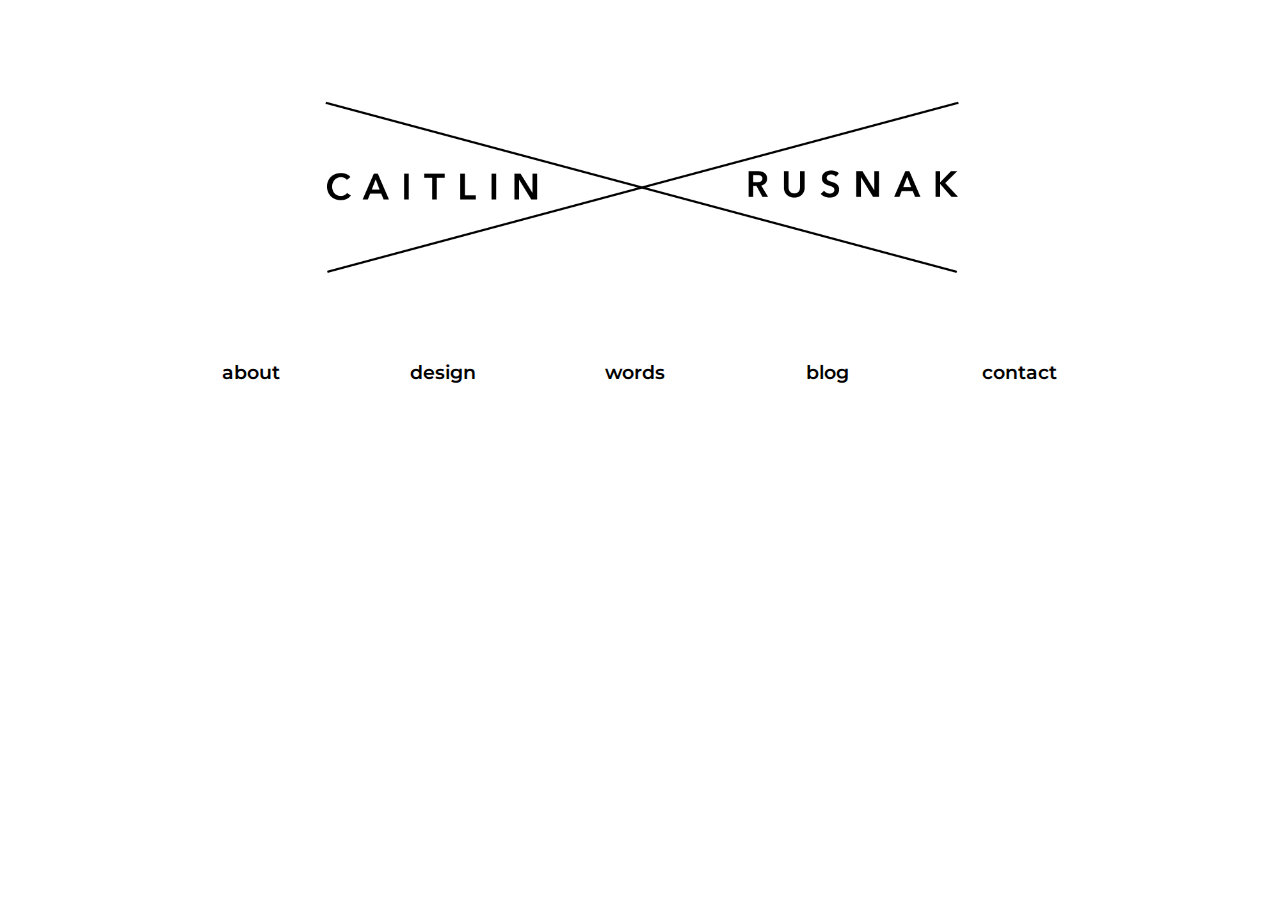
<file: caitlin/index.html>
<?xml version="1.0" encoding="UTF-8"?>
<!DOCTYPE html PUBLIC "-//W3C//DTD XHTML 1.0 Strict//EN" "http://www.w3.org/TR/xhtml1/DTD/xhtml1-strict.dtd">

<html xmlns="http://www.w3.org/1999/xhtml" xml:lang="en" lang="en">
<head>
    <title>Caitlin Rusnak Portfolio Site</title>
    
    <link href="start.css" type="text/css" rel="stylesheet" />
    
    <link href='http://fonts.googleapis.com/css?family=Crimson+Text:400,600' rel='stylesheet' type='text/css'>
    <link href='http://fonts.googleapis.com/css?family=Montserrat' rel='stylesheet' type='text/css'>
</head>
<body>
    <div class="enter">
        <img src="images/logo.png" alt="Caitlin Rusnak">
    </div>
    <div class="enav">
        <div class="eenav">
            <ul>
                <li><a href="about.html">about</a></li>
                <li><a href="design.html">design</a></li>
                <li><a href="words.html">words</a></li>
                <li><a href="http://captiv8d.wordpress.com">blog</a></li>
                <li><a href="contact.html">contact</a></li>
            </ul>
        </div>
    </div>
    
</body>
</html>
</file>
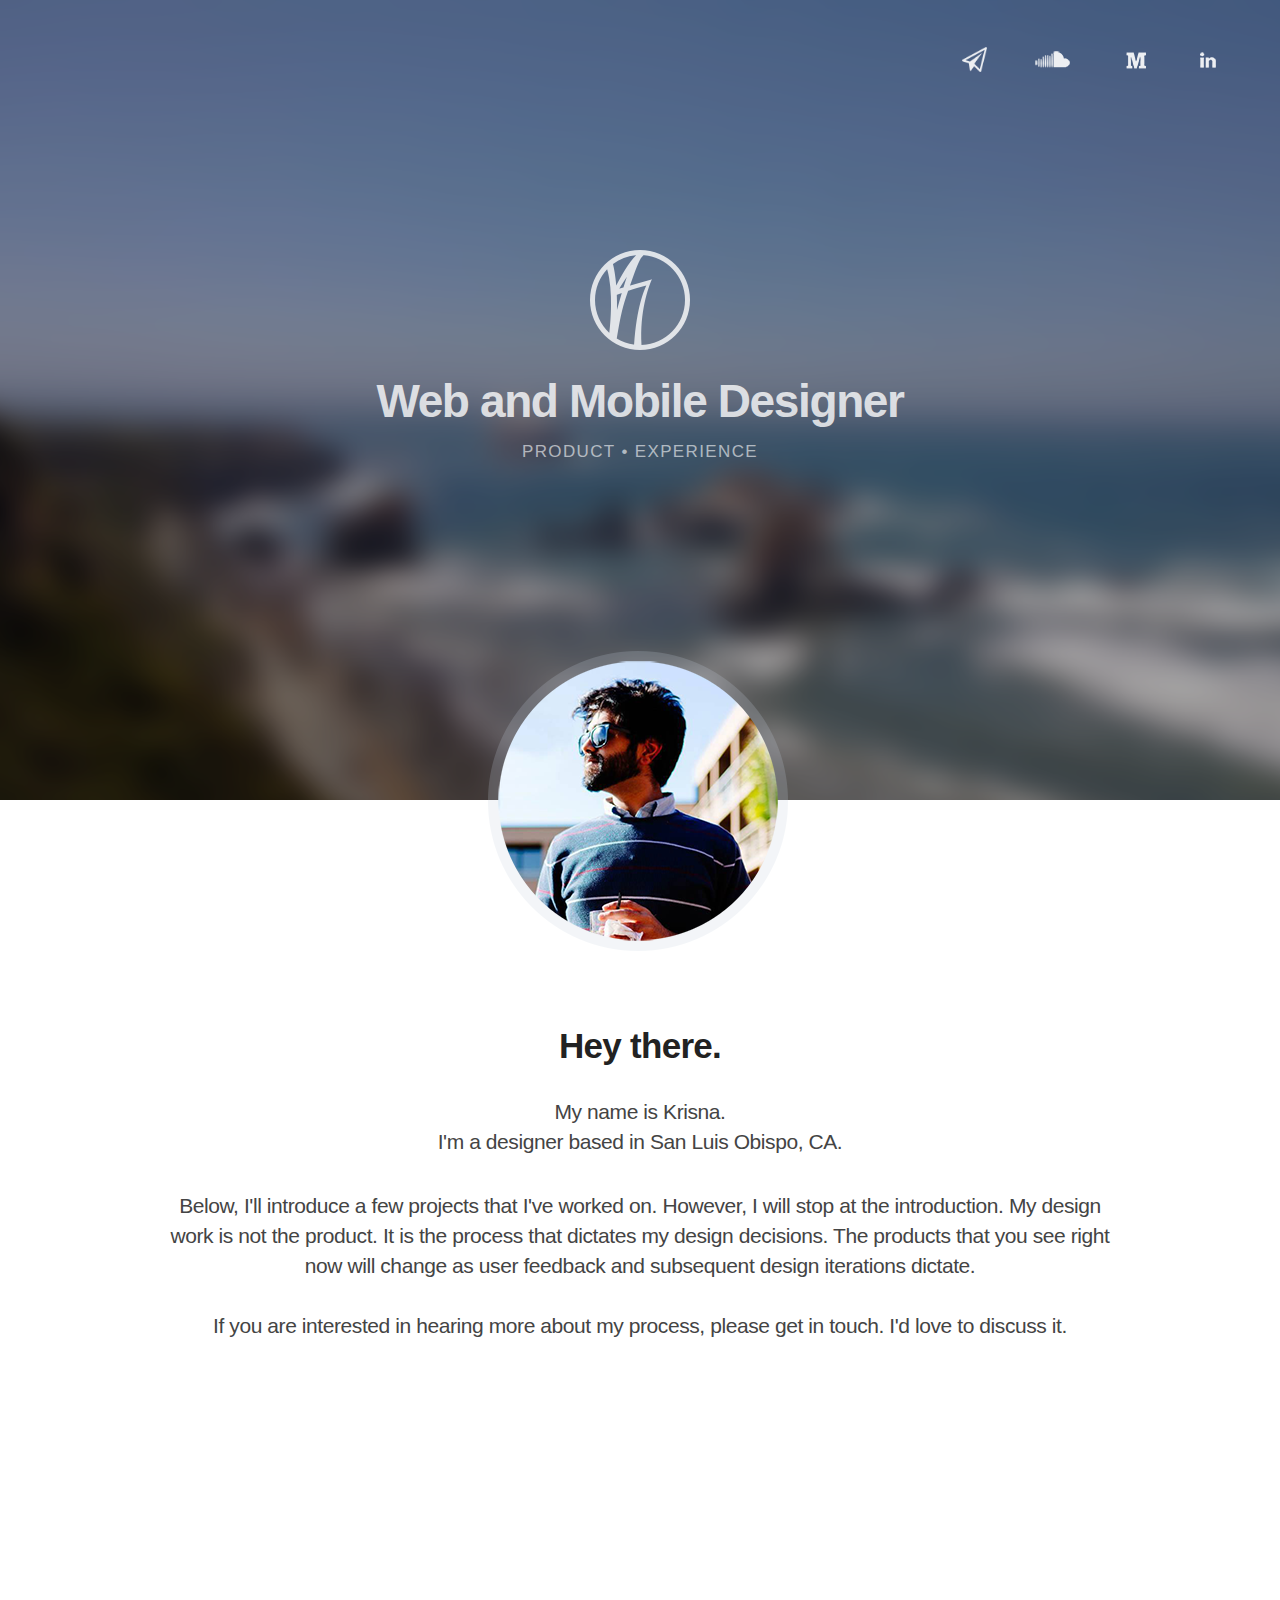
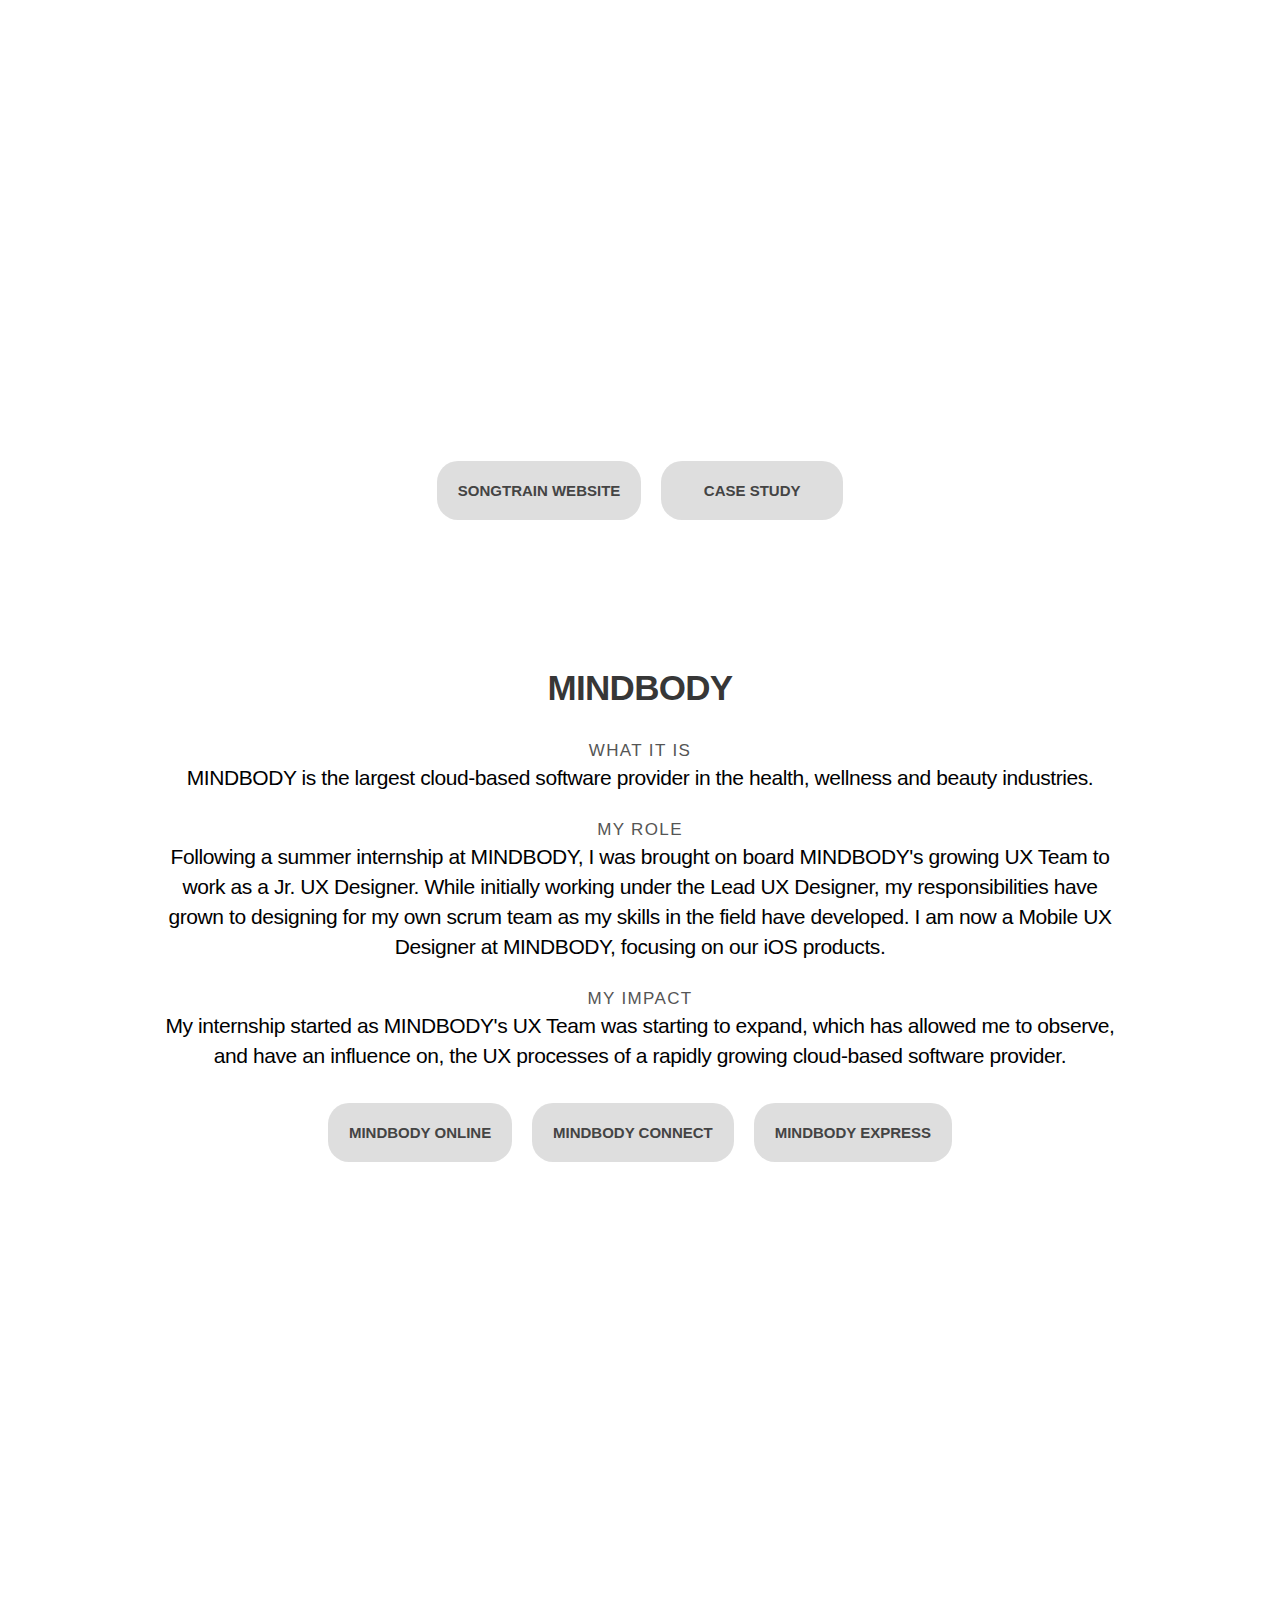
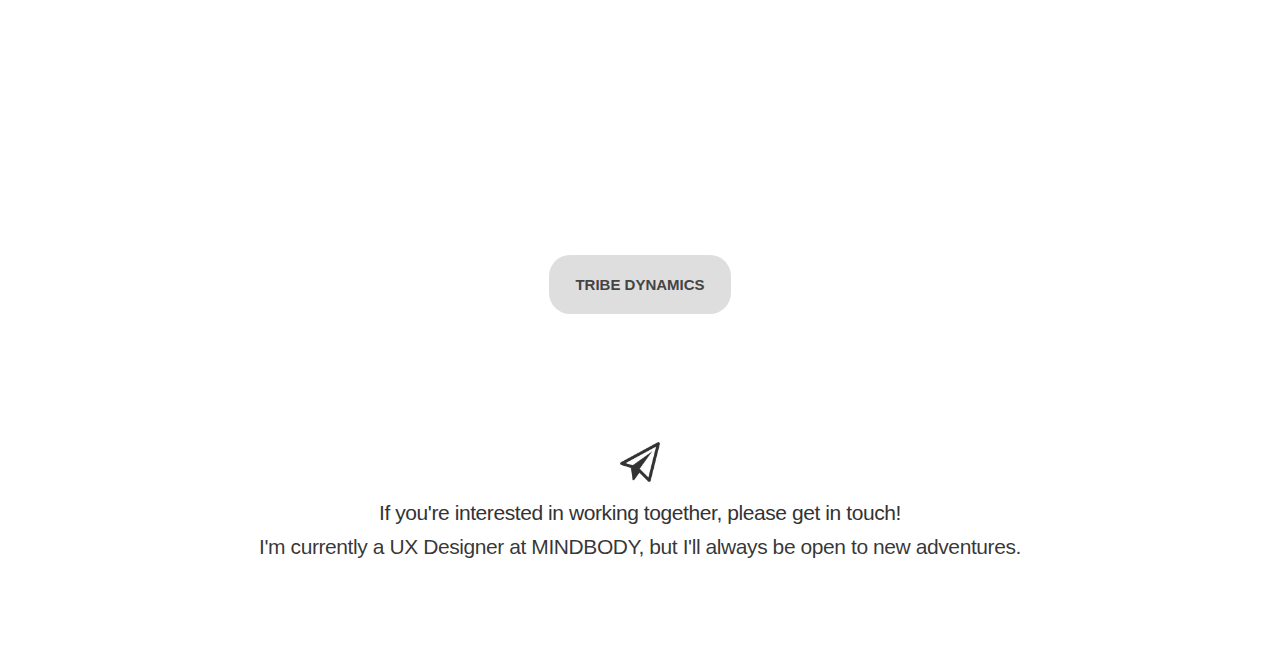
<file: krisna/index.html>
<!DOCTYPE html>
<!--[if lt IE 7 ]><html class="ie ie6" lang="en"> <![endif]-->
<!--[if IE 7 ]><html class="ie ie7" lang="en"> <![endif]-->
<!--[if IE 8 ]><html class="ie ie8" lang="en"> <![endif]-->
<!--[if (gte IE 9)|!(IE)]><!--><html lang="en"> <!--<![endif]-->
<head>
	<!-- Basic Page Needs
  ================================================== -->
	<meta charset="utf-8">
	<title>Krisna Sorathia</title>
	<meta name="description" content="Krisna Sorathia's Portfolio">
	<meta name="author" content="Krisna Sorathia">

	<!-- Mobile Specific Metas
  ================================================== -->
	<meta name="viewport" content="width=device-width, initial-scale=1, maximum-scale=1">

	<!-- CSS
  ================================================== -->
  	<link href='http://fonts.googleapis.com/css?family=Quattrocento+Sans:400,700' rel='stylesheet' type='text/css'>
	<link type="text/css" rel="stylesheet" href="stylesheets/base.css">
	<link type="text/css" rel="stylesheet" href="stylesheets/skeleton.css">
	<link type="text/css" rel="stylesheet" href="stylesheets/layout.css">

	<!--[if lt IE 9]>
		<script src="http://html5shim.googlecode.com/svn/trunk/html5.js"></script>
	<![endif]-->

	<!-- Favicons
	================================================== -->
	<link rel="shortcut icon" href="images/favicon.png">
	<link rel="apple-touch-icon" href="images/favicon.png">
	<link rel="apple-touch-icon" sizes="72x72" href="images/apple-touch-icon-72x72.png">
	<link rel="apple-touch-icon" sizes="114x114" href="images/apple-touch-icon-114x114.png">
	
</head>
<body>

	<!-- Primary Page Layout
	================================================== -->
	<div>
		<div class="links animate-intop">
			<a class="top_icon" href="mailto:krisnasorathia@gmail.com" target="_blank">
				<img class="plane_top" src="images/paperplane_white.png"/>
			</a>
			<a class="top_icon" href="https://soundcloud.com/krisnasorathia" target="_blank">
				<img class="soundcloud" src="images/soundcloud.png"/>
			</a>
			<a class="top_icon" href="https://medium.com/@srthia" target="_blank">
				<img class="medium" src="images/medium.png"/>
			</a>
			<a class="top_icon" href="https://www.linkedin.com/pub/krisna-sorathia/39/a30/a70" target="_blank">
				<img class="linkedin" src="images/linkedin.png"/>
			</a>	
		</div>
	</div>
	<div class="top">
		<div class="container">
			<div class="row center">
				<img class="logo" src="images/logo.png"/>
				<h1>Web and Mobile Designer</h1>
				<h5 class="animate-up">Product • Experience</h5>
			</div>
		</div>
	</div>
	<div class="hello">
		<div class="container">
			<div class="row center">
				<img class="profile animate-up" src="images/profile.png"/>
			</div>
<!-- 		</div>
		<div class="container"> -->
			<div class="row center">
				<div class="hey">
					<!-- <img class="profile" src="../version3/images/profile.png"/> -->
					<h2>Hey there.</h2></br>
					<h4>
					 	My name is Krisna.</br> 
					 	I'm a designer based in San Luis Obispo, CA.</br>
					 	</br>
					 </h4>
					 <h4>
					 	Below, I'll introduce a few projects that I've worked on. However, I will stop at the introduction. My design work is not the product. It is the process that dictates my design decisions. The products that you see right now will change as user feedback and subsequent design iterations dictate.</br></br>
					 	If you are interested in hearing more about my process, please get in touch. I'd love to discuss it.
					 </h4>
				</div>
			</div>
		</div>
	</div>
	<div class="songtrain">
		<div class="container">
			<div class="row center">
				<h2>Songtrain</h2></br>
				<h5>What it is</h5>
				<h4>
					Songtrain is an iOS application that creates ad-hoc networks with the people around you, allowing a group to create communal playlists on a single device from the music libraries of multiple iOS devices.
				</h4></br>
				<h5>My role</h5>
				<h4>
					Songtrain is the night-time gig I've been working on with two amazing engineers. I have been functioning as the product designer, which has allowed me to wear all kinds of hats. My primary responsibilities include ideation, competitive analysis, user research, personae and scenario creation, wireframing, user testing, and visual design.
				</h4></br>
				<h5>Lean UX</h5>
				<h4>
					Songtrain was also the subject of a Lean UX Case Study that I wrote for my senior project at Cal Poly, San Luis Obispo. My hopes were to create Lean UX guidelines that could be followed by any hackathon competitor, with the use of Songtrain's design and development process as an example.
				</h4>
			</div>
			<div class="row center">
				<a class="button" href="http://www.octavelabs.info" target="_blank">Songtrain Website</a>
				<a class="button" href="https://medium.com/@srthia/52f393f610dd" target="_blank">Case Study</a>
			</div>
		</div>
	</div>
	<div class="mindbody">
		<div class="container">
			<div class="row center">
				<h2>MINDBODY</h2></br>
				<h5>What it is</h5>
				<h4>
					MINDBODY is the largest cloud-based software provider in the health, wellness and beauty industries.
				</h4></br>
				<h5>My Role</h5>
				<h4>
					Following a summer internship at MINDBODY, I was brought on board MINDBODY's growing UX Team to work as a Jr. UX Designer. While initially working under the Lead UX Designer, my responsibilities have grown to designing for my own scrum team as my skills in the field have developed. I am now a Mobile UX Designer at MINDBODY, focusing on our iOS products.
				</h4></br>
				<h5>My impact</h5>
				<h4>
					My internship started as MINDBODY's UX Team was starting to expand, which has allowed me to observe, and have an influence on, the UX processes of a rapidly growing cloud-based software provider.
				</h4>
			</div>
			<div class="row center">
				<a class="button" href="https://www.mindbodyonline.com/" target="_blank">
					MINDBODY ONLINE
				</a>
				<a class="button" href="https://www.mindbodyonline.com/apps/connect" target="_blank">
					MINDBODY CONNECT
				</a>
				<a class="button" href="https://www.mindbodyonline.com/apps/mindbody-express" target="_blank">
					MINDBODY EXPRESS
				</a>
			</div>
		</div>
	</div>
	<div class="tribe">
		<div class="container">
			<div class="row center">
				<h2>Tribe Dynamics</h2></br>
				<h5>What it is</h5>
				<h4>
					Tribe offers software and resources that help lifestyle brands create more cohesive relationships with their customers online.
				</h4></br>
			</div>
			<div class="row center">
				<div class="">
					<h5>My Role</h5>
					<h4>
						I joined Tribe's young team as an intern for the summer of 2012 and worked as a web/UI designer and developer. Being on a team of six members, four of whom were interns, I had the opportunity to experience a truly lean startup process. Upon concluding my internship, I continued to work with Tribe as a part-time software and design consultant.
					</h4></br>
					<h5>Life after tribe</h5>
					<h4>
						While originally being brought onto the team as a Software and Mathematics Intern, by the end of the summer I had immersed myself into UI and UX design, while simultaneously teaching myself HTML, CSS, and Javascript. My time with Tribe was the foundation of my design career and the source of my affinity towards startup life.
					</h4>
				</div>
			</div>
			<div class="row center">
				<a class="button" href="http://www.tribedynamics.com/#about" target="_blank">
					TRIBE DYNAMICS
				</a>
			</div>
		</div>
	</div>
	<div class="contact">
		<div class="container row center">
			<a class="touch" href="mailto:krisnasorathia@gmail.com" target="_blank">
				<img class="plane" src="images/paperplane.png"/>
				<h4>If you're interested in working together, please get in touch!</h4>
			</a>
			<h4>I'm currently a UX Designer at MINDBODY, but I'll always be open to new adventures.</h4>
		</div>
	</div>

	

<script type="text/javascript" src="http://code.jquery.com/jquery-1.9.1.min.js"></script>

<!-- End Document
================================================== -->
</body>
</html>
</file>
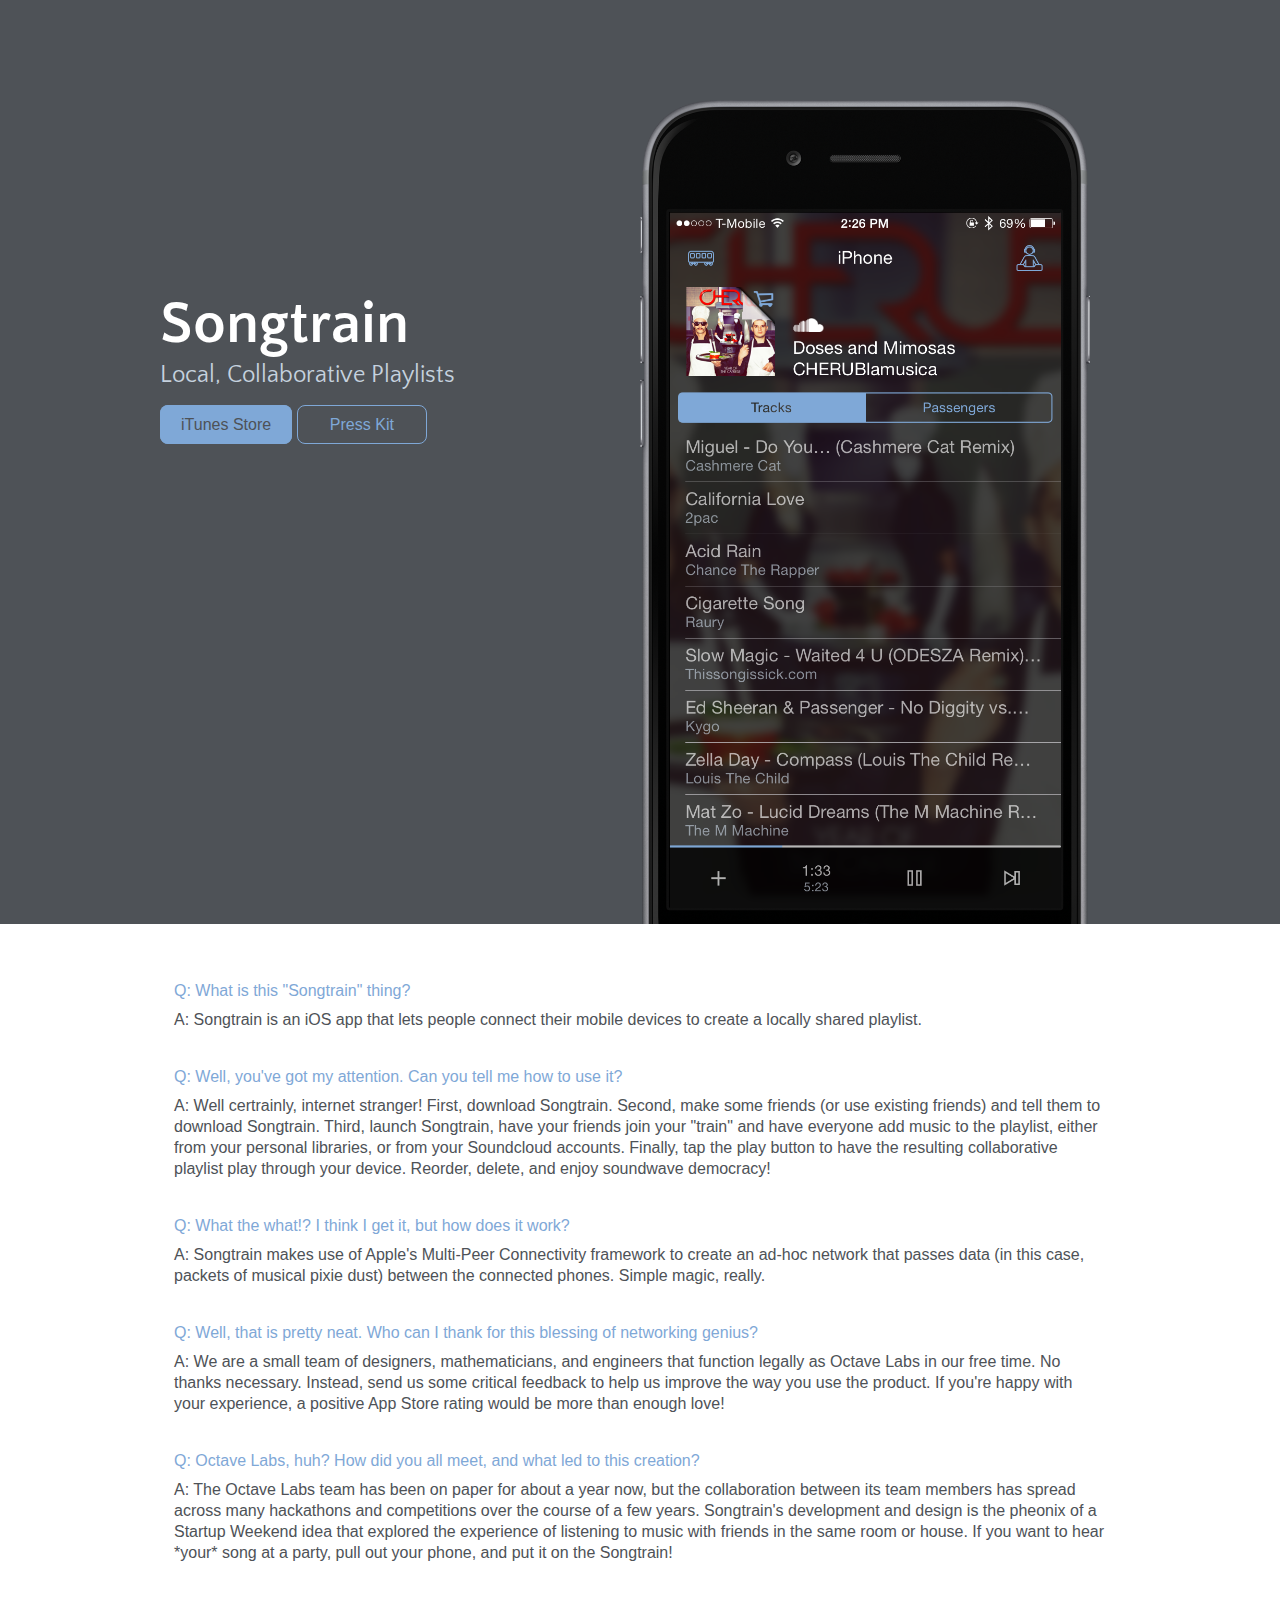
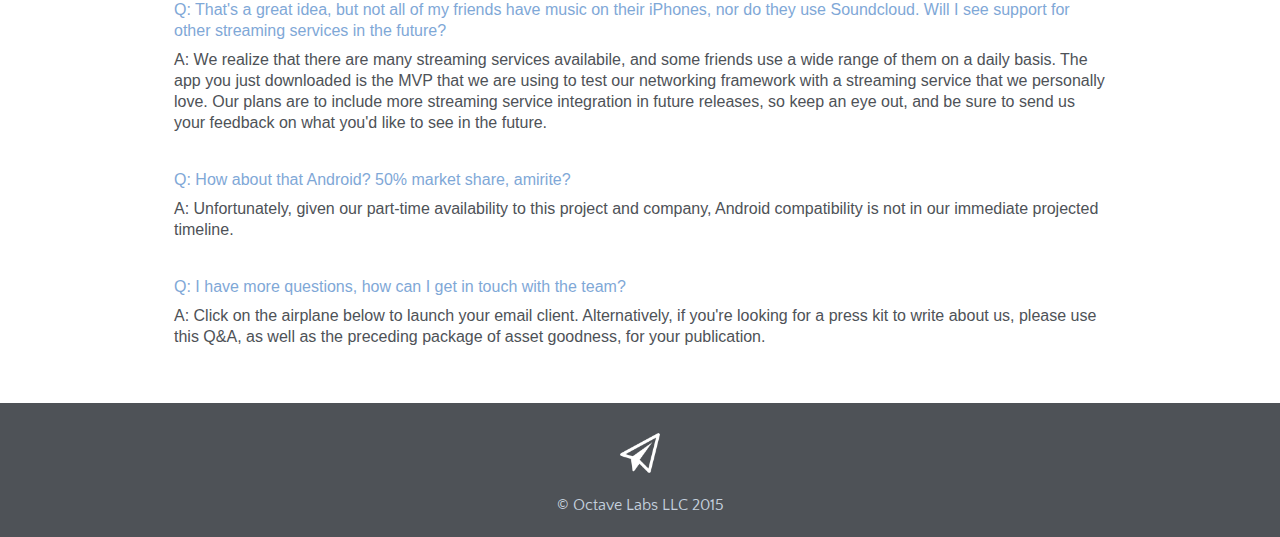
<file: octavelabs/index.html>
<!DOCTYPE html>
<!--[if lt IE 7 ]><html class="ie ie6" lang="en"> <![endif]-->
<!--[if IE 7 ]><html class="ie ie7" lang="en"> <![endif]-->
<!--[if IE 8 ]><html class="ie ie8" lang="en"> <![endif]-->
<!--[if (gte IE 9)|!(IE)]><!--><html lang="en"> <!--<![endif]-->
<head>

	<!-- Basic Page Needs
  ================================================== -->
	<meta charset="utf-8">
	<title>Octave Labs</title>
	<meta name="description" content="">
	<meta name="author" content="">

	<!-- Mobile Specific Metas
  ================================================== -->
	<meta name="viewport" content="width=device-width, initial-scale=1, maximum-scale=1">

	<!-- CSS
  ================================================== -->
	<link rel="stylesheet" href="stylesheets/base.css">
	<link rel="stylesheet" href="stylesheets/skeleton.css">
	<link rel="stylesheet" href="stylesheets/layout.css">
	<link href='http://fonts.googleapis.com/css?family=Quattrocento+Sans:400,700' rel='stylesheet' type='text/css'>

	<!--[if lt IE 9]>
		<script src="http://html5shim.googlecode.com/svn/trunk/html5.js"></script>
	<![endif]-->

	<!-- Favicons
	================================================== -->
	<link rel="shortcut icon" href="images/favicon.ico" type="image/x-icon">
	<link rel="icon" href="images/favicon.ico" type="image/x-icon">

</head>
<body>
	<section class="songtrain">
		<div class="container">
			<div class="eight columns alpha hero">
				<h1>Songtrain</h1>
				<h3 id="subtitle">Local, Collaborative Playlists</h3>
				<a class="button itunes" href="https://itunes.apple.com/us/app/songtrain/id932957503" target="_blank">iTunes Store</a>
				<a class="button press" href="Songtrain_presskit.zip">Press Kit</a>
			</div>
			<div class="four columns omega">
				<img src="images/iPhone_6.png" class="iphone"></div>
			</div>
		</div>
	</section>
	<section class="about">
		<div class="container">
			<div class="row qa">
				<div class="q">Q: What is this "Songtrain" thing?</div>
				<div class="a">A: Songtrain is an iOS app that lets people connect their mobile devices to create a locally shared playlist.</div>
			</div>
			<div class="row qa">
				<div class="q">Q: Well, you've got my attention. Can you tell me how to use it?</div>
				<div class="a">A: Well certrainly, internet stranger! First, download Songtrain. Second, make some friends (or use existing friends) and tell them to download Songtrain. Third, launch Songtrain, have your friends join your "train" and have everyone add music to the playlist, either from your personal libraries, or from your Soundcloud accounts. Finally, tap the play button to have the resulting collaborative playlist play through your device. Reorder, delete, and enjoy soundwave democracy!</div>
			</div>
			<div class="row qa">
				<div class="q">Q: What the what!? I think I get it, but how does it work?</div>
				<div class="a">A: Songtrain makes use of Apple's Multi-Peer Connectivity framework to create an ad-hoc network that passes data (in this case, packets of musical pixie dust) between the connected phones. Simple magic, really. </div>
			</div>
			<div class="row qa">
				<div class="q">Q: Well, that is pretty neat. Who can I thank for this blessing of networking genius?</div>
				<div class="a">A: We are a small team of designers, mathematicians, and engineers that function legally as Octave Labs in our free time. No thanks necessary. Instead, send us some critical feedback to help us improve the way you use the product. If you're happy with your experience, a positive App Store rating would be more than enough love!</div>
			</div>
			<div class="row qa">
				<div class="q">Q: Octave Labs, huh? How did you all meet, and what led to this creation?</div>
				<div class="a">A: The Octave Labs team has been on paper for about a year now, but the collaboration between its team members has spread across many hackathons and competitions over the course of a few years. Songtrain's development and design is the pheonix of a Startup Weekend idea that explored the experience of listening to music with friends in the same room or house. If you want to hear *your* song at a party, pull out your phone, and put it on the Songtrain!  </div>
			</div>
			<div class="row qa">
				<div class="q">Q: That's a great idea, but not all of my friends have music on their iPhones, nor do they use Soundcloud. Will I see support for other streaming services in the future?</div>
				<div class="a">A: We realize that there are many streaming services availabile, and some friends use a wide range of them on a daily basis. The app you just downloaded is the MVP that we are using to test our networking framework with a streaming service that we personally love. Our plans are to include more streaming service integration in future releases, so keep an eye out, and be sure to send us your feedback on what you'd like to see in the future.</div>
			</div>
			<div class="row qa">
				<div class="q">Q: How about that Android? 50% market share, amirite?</div>
				<div class="a">A: Unfortunately, given our part-time availability to this project and company, Android compatibility is not in our immediate projected timeline.</div>
			</div>
			<div class="row qa">
				<div class="q">Q: I have more questions, how can I get in touch with the team? </div>
				<div class="a">A: Click on the airplane below to launch your email client. Alternatively, if you're looking for a press kit to write about us, please use this Q&A, as well as the preceding package of asset goodness, for your publication.</div>
			</div>
		</div>
	</section>
	<section class="footer">
		<div class="container">
			<div class="row">
				<a class="" href="mailto:hello@octavelabs.info" target="_blank">
					<img class="mail" src="images/paperplane_white.png"/>
				</a>
			</div>
			<h5>© Octave Labs LLC 2015</h5>
		</div>
	</section>

	

<!-- End Document
================================================== -->
</body>
</html>
</file>
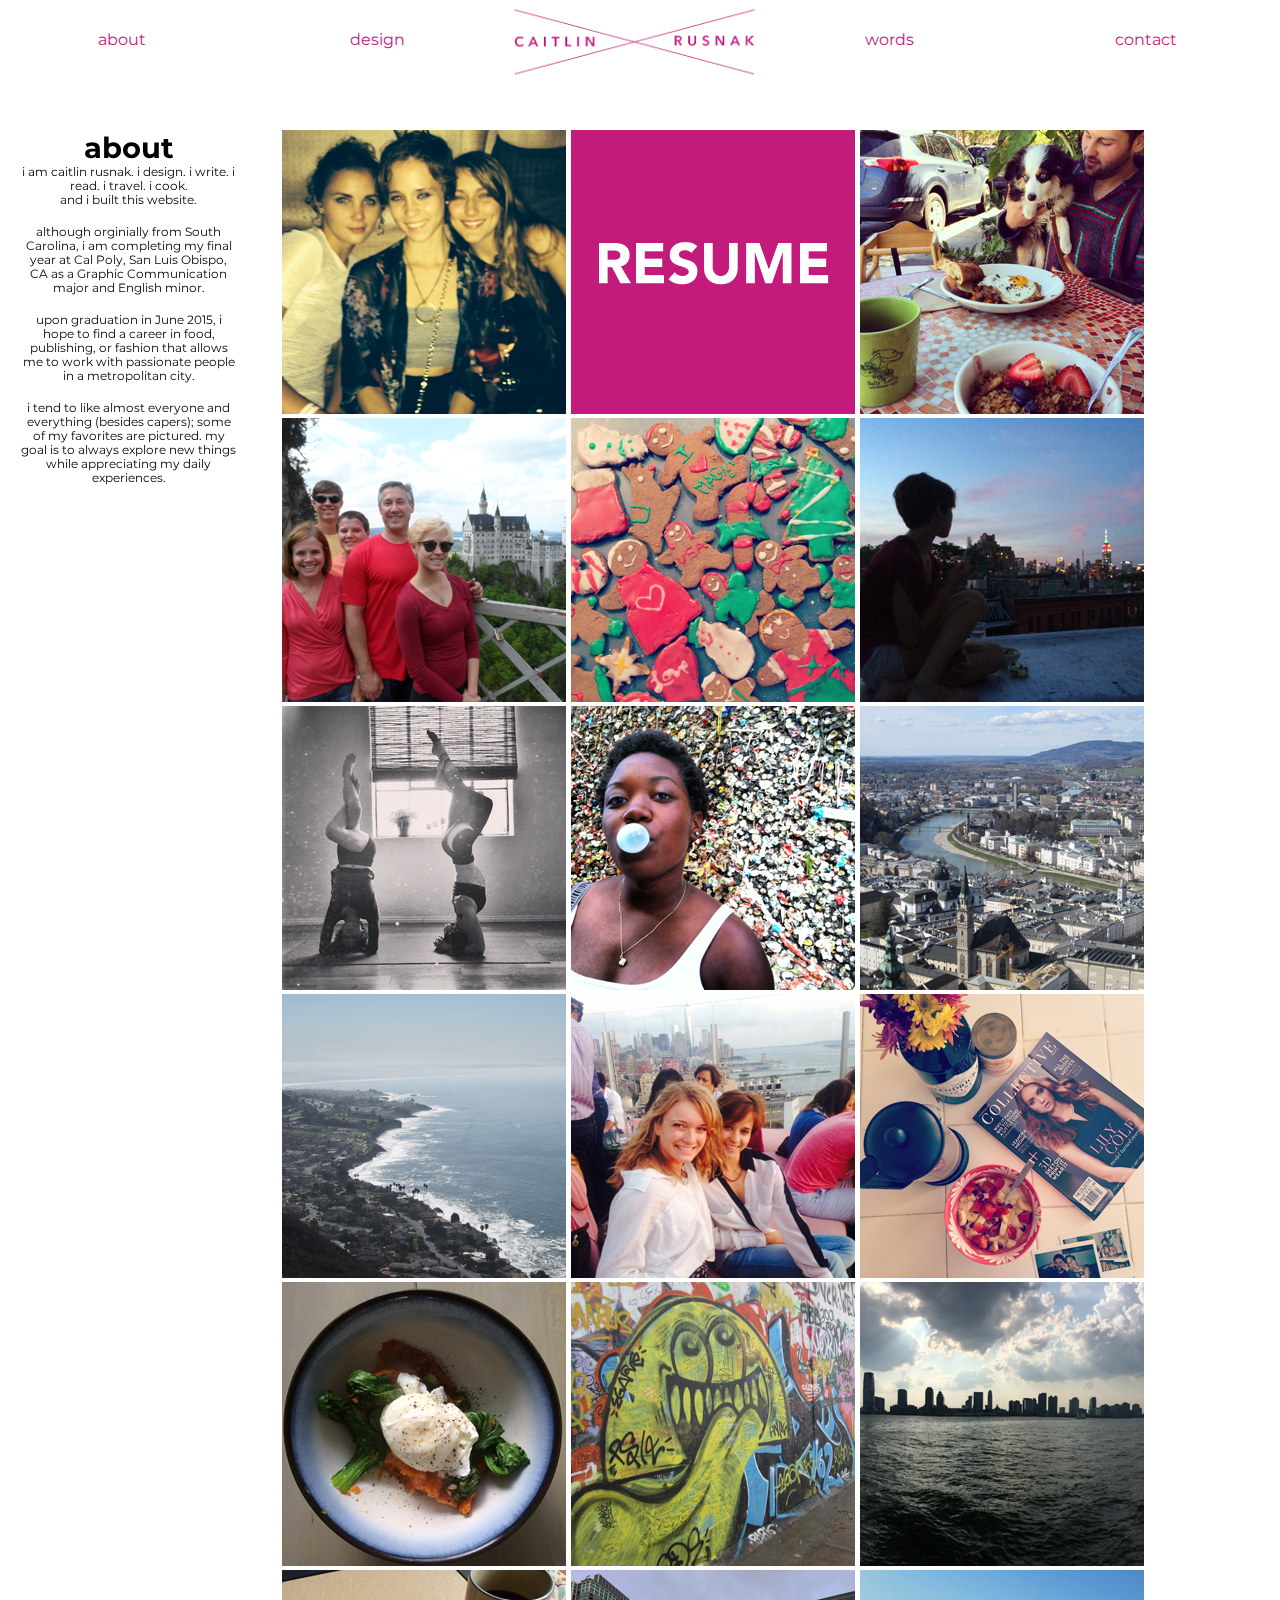
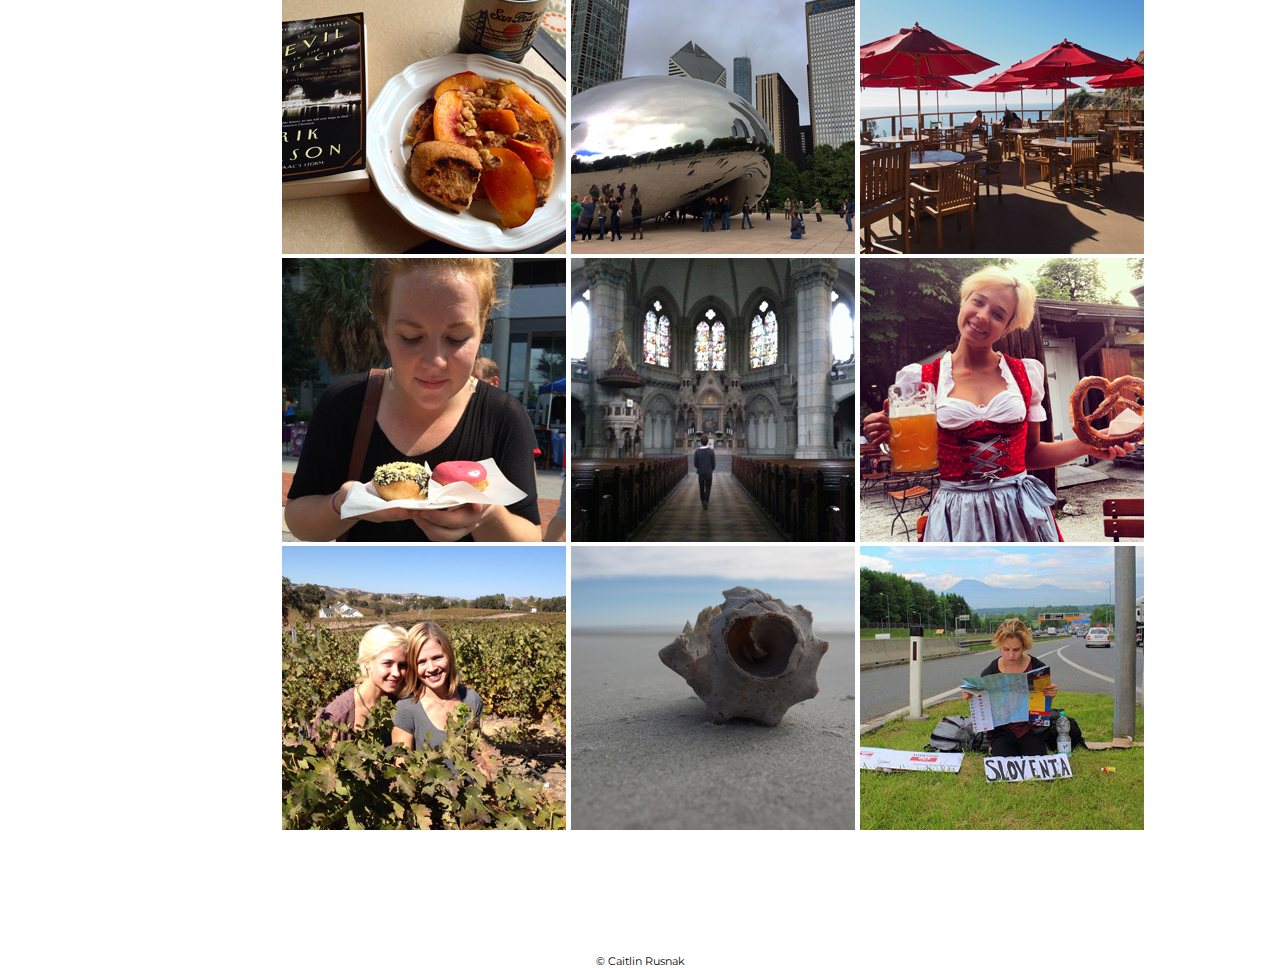
<file: caitlin/about.html>
<?xml version="1.0" encoding="UTF-8"?>
<!DOCTYPE html PUBLIC "-//W3C//DTD XHTML 1.0 Strict//EN" "http://www.w3.org/TR/xhtml1/DTD/xhtml1-strict.dtd">

<html xmlns="http://www.w3.org/1999/xhtml" xml:lang="en" lang="en">
<head>
    <title>Caitlin Rusnak Portfolio Site</title>
    
    <link href="start.css" type="text/css" rel="stylesheet" />
    
    <link href='http://fonts.googleapis.com/css?family=Crimson+Text:400,600' rel='stylesheet' type='text/css'>
        <link href='http://fonts.googleapis.com/css?family=Montserrat: 400,700' rel='stylesheet' type='text/css'>
</head>
<body>
        <div class="nav">
            <ul>
                <li><a href="about.html">about</a></li>
                <li><a href="design.html">design</a></li>
                <li><a href="index.html"><img src="images/logo-pink.png" alt="Caitlin Rusnak"></a></li>
                <li><a href="words.html">words</a></li>
                <li><a href="contact.html">contact</a></li>
            </ul>
        </div>
        <div class="type2">
            <h1>about</h1>
            <p>i am caitlin rusnak. i design. i write. i read. i travel. i cook.</p>
            <p>and i built this website.</p>
            <br>
            <p>although orginially from South Carolina, i am completing my final year at Cal Poly, San Luis Obispo, CA as a Graphic Communication major and English minor.</p>
            <br>
            <p>upon graduation in June 2015, i hope to find a career in food, publishing, or fashion that allows me to work with passionate people in a metropolitan city.</p>
            <br>
            <p>i tend to like almost everyone and everything (besides capers); some of my favorites are pictured. my goal is to always explore new things while appreciating my daily experiences.</p>
        </div>
        <div class="content">
            
            <div class="itema">
                <img src="images/about/tennis.jpg" width="284px">
            </div>
            <div class="itema">
                <a href="images/resume-rusnak-web.pdf"><img src="images/resume.png" width="284px"></a>
            </div>
            <div class="itema">
                <img src="images/about/bleu.jpg" width="284px">
            </div>
            <div class="itema">
                <img src="images/about/german-family.jpg" width="284px">
            </div>
            <div class="itema">
                <img src="images/about/gingerbread.jpg" width="284px">
            </div>
            <div class="itema">
                <img src="images/about/rooftop.jpg" width="284px">
            </div>
            <div class="itema">
                <img src="images/about/yoga.jpg" width="284px">
            </div>
            <div class="itema">
                <img src="images/about/steph.jpg" width="284px">
            </div>
            <div class="itema">
                <img src="images/about/salzburg.jpg" width="284px">
            </div>
            <div class="itema">
                <img src="images/about/coast.jpg" width="284px">
            </div>
            <div class="itema">
                <img src="images/about/corrina.jpg" width="284px">
            </div>
            <div class="itema">
                <img src="images/about/collective.jpg" width="284px">
            </div>
            <div class="itema">
                <img src="images/about/egg.jpg" width="284px">
            </div>
            <div class="itema">
                <img src="images/about/berlin.jpg" width="284px">
            </div>
            <div class="itema">
                <img src="images/about/ny.jpg" width="284px">
            </div>
            <div class="itema">
                <img src="images/about/french-toast.jpg" width="284px">
            </div>
            <div class="itema">
                <img src="images/about/bean.jpg" width="284px">
            </div>
            <div class="itema">
                <img src="images/about/big-sur.jpg" width="284px">
            </div>
            <div class="itema">
                <img src="images/about/caro.jpg" width="284px">
            </div>
            <div class="itema">
                <img src="images/about/church.jpg" width="284px">
            </div>
            <div class="itema">
                <img src="images/about/munich.jpg" width="284px">
            </div>
            <div class="itema">
                <img src="images/about/wine-tasting.jpg" width="284px">
            </div>
            <div class="itema">
                <img src="images/about/shell.jpg" width="284px">
            </div>
            <div class="itema">
                <img src="images/about/hitch.jpg" width="284px">
            </div>
        </div>
            
    <div class="footer">
        <p>&copy; Caitlin Rusnak</p>
    </div>
</body>
</html>
</file>
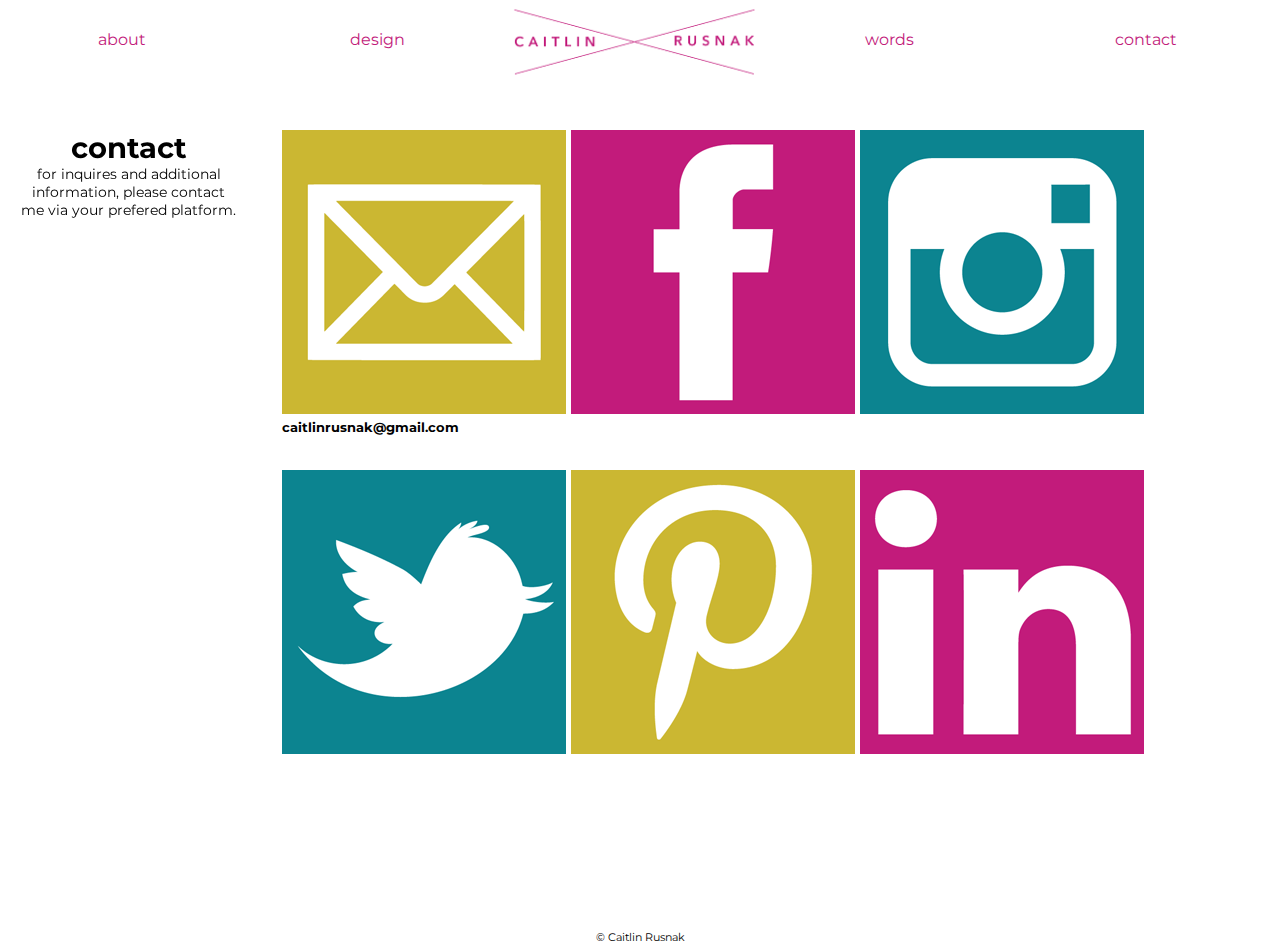
<file: caitlin/contact.html>
<?xml version="1.0" encoding="UTF-8"?>
<!DOCTYPE html PUBLIC "-//W3C//DTD XHTML 1.0 Strict//EN" "http://www.w3.org/TR/xhtml1/DTD/xhtml1-strict.dtd">

<html xmlns="http://www.w3.org/1999/xhtml" xml:lang="en" lang="en">
<head>
    <title>Caitlin Rusnak Portfolio Site</title>
    
    <link href="start.css" type="text/css" rel="stylesheet" />
    
    <link href='http://fonts.googleapis.com/css?family=Crimson+Text:400,600' rel='stylesheet' type='text/css'>
        <link href='http://fonts.googleapis.com/css?family=Montserrat: 400,700' rel='stylesheet' type='text/css'>
</head>
<body>
        <div class="nav">
            <ul>
                <li><a href="about.html">about</a></li>
                <li><a href="design.html">design</a></li>
                <li><a href="index.html"><img src="images/logo-pink.png" alt="Caitlin Rusnak"></a></li>
                <li><a href="words.html">words</a></li>
                <li><a href="contact.html">contact</a></li>
            </ul>
        </div>
        <div class="type">
            <h1>contact</h1>
            <p>for inquires and additional information, please contact me via your prefered platform.</p>
        </div>
        <div class="content">
            
            <div class="item">
                <a href="mailto:caitlinrusnak@gmail.com"><img src="images/mail.png" width="284px" alt="email"></a>
                <div class="iname">
                    <span class="iname">caitlinrusnak@gmail.com</span>
                </div>
            </div>
            <div class="item">
                <a href="https://www.facebook.com/caitlin.rusnak.9"><img src="images/facebook.png" width="284px" alt="facebook"></a>
            </div>
            <div class="item">
                <a href="http://instagram.com/caitlinrusnak/"><img src="images/instagram.png" width="284px" alt="instagram"></a>
            </div>
            <div class="item">
                <a href="https://twitter.com/CaitlinRusnak"><img src="images/twitter.png" width="284px" alt="twitter"></a>
            </div>
            <div class="item">
                <a href="http://www.pinterest.com/caitlinrusnak/"><img src="images/pintrest.png" width="284px" alt="pinterest"></a>
            </div>
            <div class="item">
                <a href="http://www.linkedin.com/pub/caitlin-rusnak/79/139/53b"><img src="images/linked-in.png" width="284px" alt="linked in"></a>
            </div>
        </div>
            
    <div class="footer">
        <p>&copy; Caitlin Rusnak</p>
    </div>
</body>
</html>
</file>
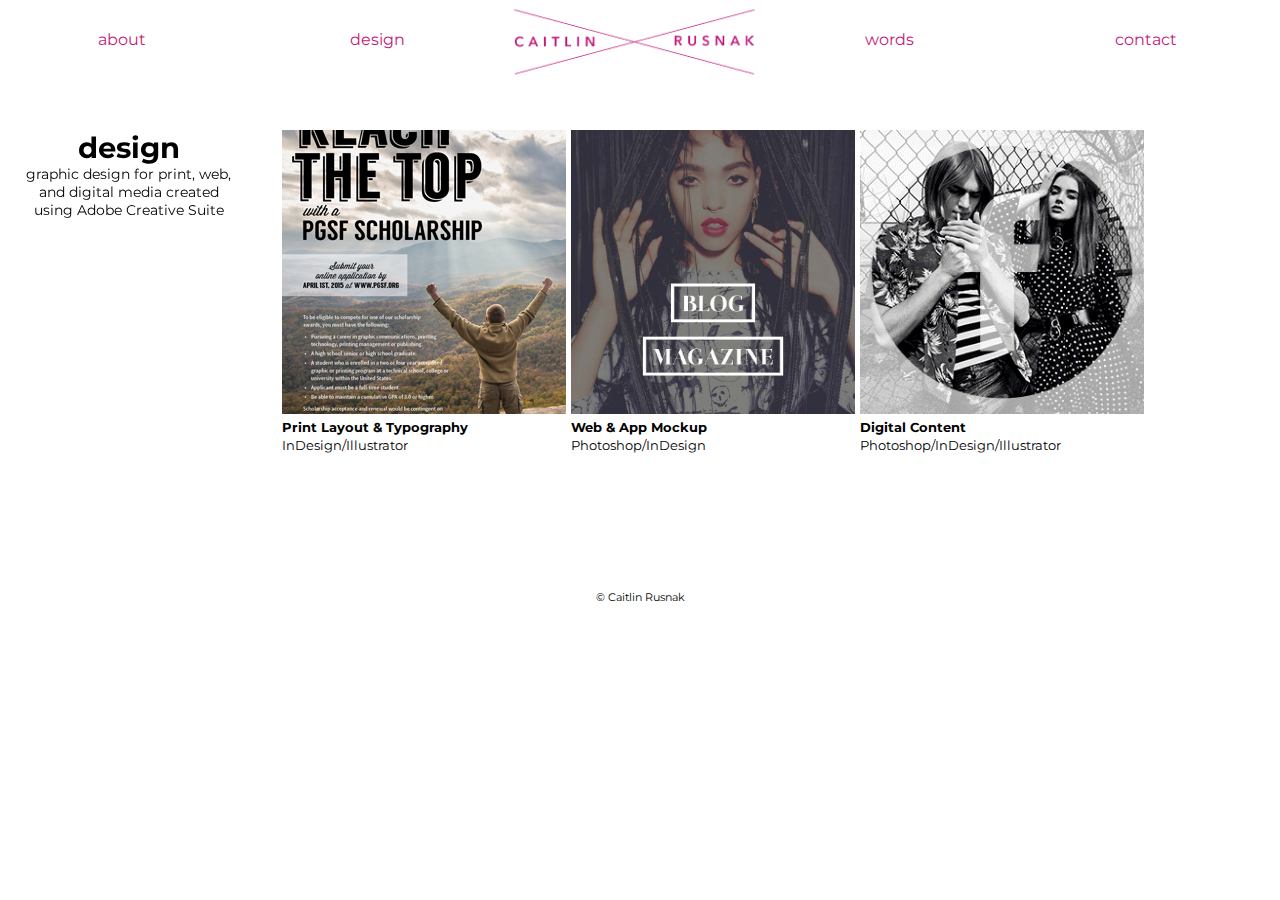
<file: caitlin/design.html>
<?xml version="1.0" encoding="UTF-8"?>
<!DOCTYPE html PUBLIC "-//W3C//DTD XHTML 1.0 Strict//EN" "http://www.w3.org/TR/xhtml1/DTD/xhtml1-strict.dtd">

<html xmlns="http://www.w3.org/1999/xhtml" xml:lang="en" lang="en">
<head>
    <title>Caitlin Rusnak Portfolio Site</title>
    
    <link href="start.css" type="text/css" rel="stylesheet" />
    
    <link href='http://fonts.googleapis.com/css?family=Crimson+Text:400,600' rel='stylesheet' type='text/css'>
        <link href='http://fonts.googleapis.com/css?family=Montserrat: 400,700' rel='stylesheet' type='text/css'>
</head>
<body>
        <div class="nav">
            <ul>
                <li><a href="about.html">about</a></li>
                <li><a href="design.html">design</a></li>
                <li><a href="index.html"><img src="images/logo-pink.png" alt="Caitlin Rusnak"></a></li>
                <li><a href="words.html">words</a></li>
                <li><a href="contact.html">contact</a></li>
            </ul>
        </div>
        <div class="type">
            <h1>design</h1>
            <p>graphic design for print, web, and digital media created using Adobe Creative Suite</p>
        </div>
        <div class="content">
            
            <div class="item">
                <a href="print.html"><img src="images/pgsf-poster-square.jpg" width="284px" alt="noodles"></a>
                <div class="iname">
                    <span class="iname">Print Layout & Typography</span>
                    <br>
                    <span class="idescription">InDesign/Illustrator</span>
                </div>
            </div>
            <div class="item">
                <a href="web-design.html"><img src="images/wild-app-square.jpg" width="284px" alt="web design"></a>
                <div class="iname">
                    <span class="iname">Web & App Mockup</span>
                    <br>
                    <span class="idescription">Photoshop/InDesign</span>
                </div>
            </div>
            <div class="item">
                <a href="digital-content.html"><img src="images/wild-facebook-repeat.gif" width="284px" height="284px" alt="noodles"></a>
                <div class="iname">
                    <span class="iname">Digital Content</span>
                    <br>
                    <span class="idescription">Photoshop/InDesign/Illustrator</span>
                </div>
            </div>
        </div>
    
    <div class="footer">
        <p>&copy; Caitlin Rusnak</p>
    </div>
</body>
</html>
</file>
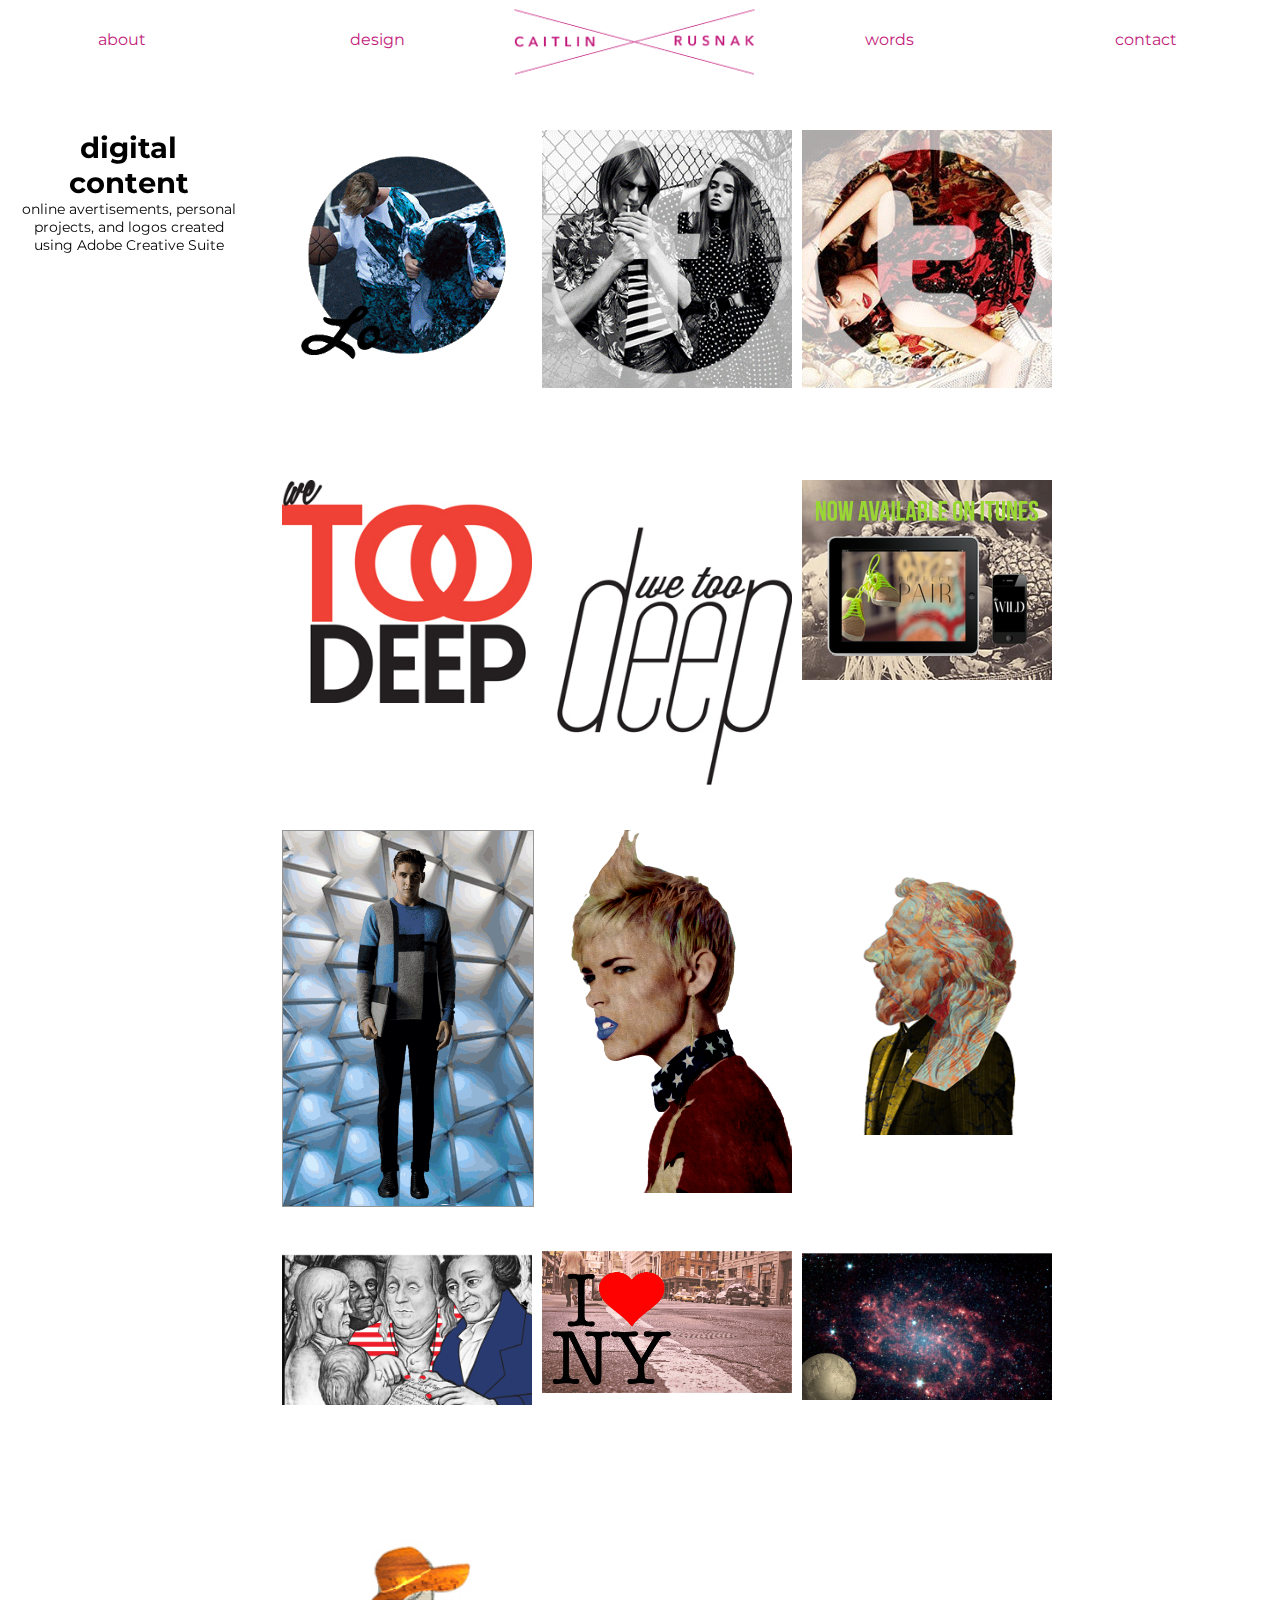
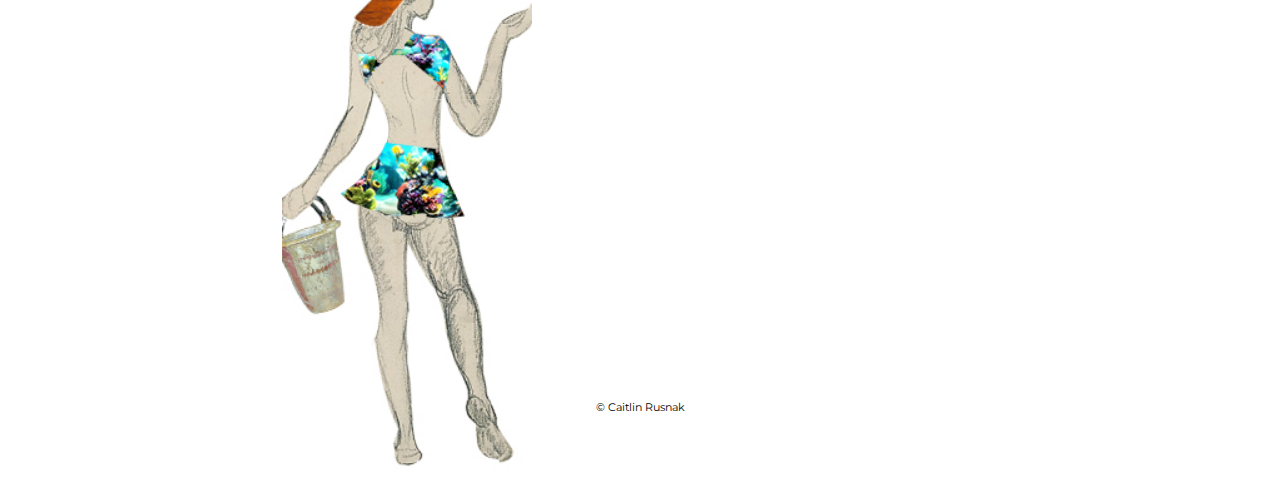
<file: caitlin/digital-content.html>
<?xml version="1.0" encoding="UTF-8"?>
<!DOCTYPE html PUBLIC "-//W3C//DTD XHTML 1.0 Strict//EN" "http://www.w3.org/TR/xhtml1/DTD/xhtml1-strict.dtd">

<html xmlns="http://www.w3.org/1999/xhtml" xml:lang="en" lang="en">
<head>
    <title>Caitlin Rusnak Portfolio Site</title>
    
    <link href="start.css" type="text/css" rel="stylesheet" />
    
    <link href='http://fonts.googleapis.com/css?family=Crimson+Text:400,600' rel='stylesheet' type='text/css'>
        <link href='http://fonts.googleapis.com/css?family=Montserrat: 400,700' rel='stylesheet' type='text/css'>
</head>
<body>
    <div class="nav">
            <ul>
                <li><a href="about.html">about</a></li>
                <li><a href="design.html">design</a></li>
                <li><a href="index.html"><img src="images/logo-pink.png" alt="Caitlin Rusnak"></a></li>
                <li><a href="words.html">words</a></li>
                <li><a href="contact.html">contact</a></li>
            </ul>
    </div>
    <div class="wtype">
            <h1>digital content</h1>
            <p>online avertisements, personal projects, and logos created using Adobe Creative Suite</p>
    </div>
    <div class="wcontent">
            
            <div class="webitem">
                <img src="images/gallery-loading.gif" alt="gallery loading">
                <div class="webinfo">
                    <span class="webiname">The WILD Gallery Loading</span>
                    <br>
                    <span class="webidescription">Web/The WILD Magazine Intern</span>
                </div>
            </div>
        <div class="webitem">
            <img src="images/wild-facebook-repeat.gif" alt="wild facebook ad">
                <div class="webinfo">
                    <span class="webiname">The WILD Facebok Ad</span>
                    <br>
                    <span class="webidescription">Web/The WILD Magazine Intern</span>
                </div>
        </div>
        <div class="webitem">
                <img src="images/wild-tumblr.gif" alt="wild tumblr">
                <div class="webinfo">
                    <span class="webiname">The WILD Tumblr Ad</span>
                    <br>
                    <span class="webidescription">Web/The WILD Magazine Intern</span>
                </div>
        </div>
        <div class="webitem">
                <img src="images/deep-rings.jpg" alt="Deep Rings">
                <div class="webinfo">
                    <span class="webiname">"We Too Deep" Logo Design</span>
                    <br>
                    <span class="webidescription">Logo/Personal</span>
                </div>
        </div>
        <div class="webitem">
                <img src="images/oblique-deep.jpg" alt="Deep Rings">
                <div class="webinfo">
                    <span class="webiname">"We Too Deep" Logo Design</span>
                    <br>
                    <span class="webidescription">Logo/Personal</span>
                </div>
        </div>
        <div class="webitem">
                <img src="images/wild-facebook-static.jpg" alt="Wild Facebook Ad">
                <div class="webinfo">
                    <span class="webiname">The WILD facebook ad</span>
                    <br>
                    <span class="webidescription">Web/The WILD Magazine Intern</span>
                </div>
        </div>
        <div class="webitemw">
                <img src="images/reiss.gif" alt="Reiss Gif">
                <div class="webinfo">
                    <span class="webiname">The WILD for Reiss</span>
                    <br>
                    <span class="webidescription">Web/The WILD Magazine Intern</span>
                </div>
        </div>
        <div class="webitem">
                <img src="images/about-face-america.png" alt="America Collage">
                <div class="webinfo">
                    <span class="webiname">Digital Collage</span>
                    <br>
                    <span class="webidescription">Personal</span>
                </div>
        </div>
        <div class="webitem">
                <img src="images/about-face-colors.png" alt="Colors Collage">
                <div class="webinfo">
                    <span class="webiname">Digital Collage</span>
                    <br>
                    <span class="webidescription">Personal</span>
                </div>
        </div>
        <div class="webitem">
                <img src="images/gallery-spy-america.gif" alt="gallery spy">
                <div class="webinfo">
                    <span class="webiname">The WILD Image Header</span>
                    <br>
                    <span class="webidescription">Web/The WILD Magazine Intern</span>
                </div>
        </div>
        <div class="webitem">
                <img src="images/i-love-ny.gif" alt="I Love NY">
                <div class="webinfo">
                    <span class="webiname">I Love NY Summertime</span>
                    <br>
                    <span class="webidescription">Personal</span>
                </div>
        </div>
        <div class="webitem">
                <img src="images/world.gif" alt="World">
                <div class="webinfo">
                    <span class="webiname">Revolving World</span>
                    <br>
                    <span class="webidescription">Personal</span>
                </div>
        </div>
        <div class="webitem">
                <img src="images/beach-body.jpg" alt="Beach Collage">
                <div class="webinfo">
                    <span class="webiname">Digital Collage</span>
                    <br>
                    <span class="webidescription">Personal</span>
                </div>
        </div>
    </div>
    
    <div class="footer">
        <p>&copy; Caitlin Rusnak</p>
    </div>
</body>
</html>
</file>
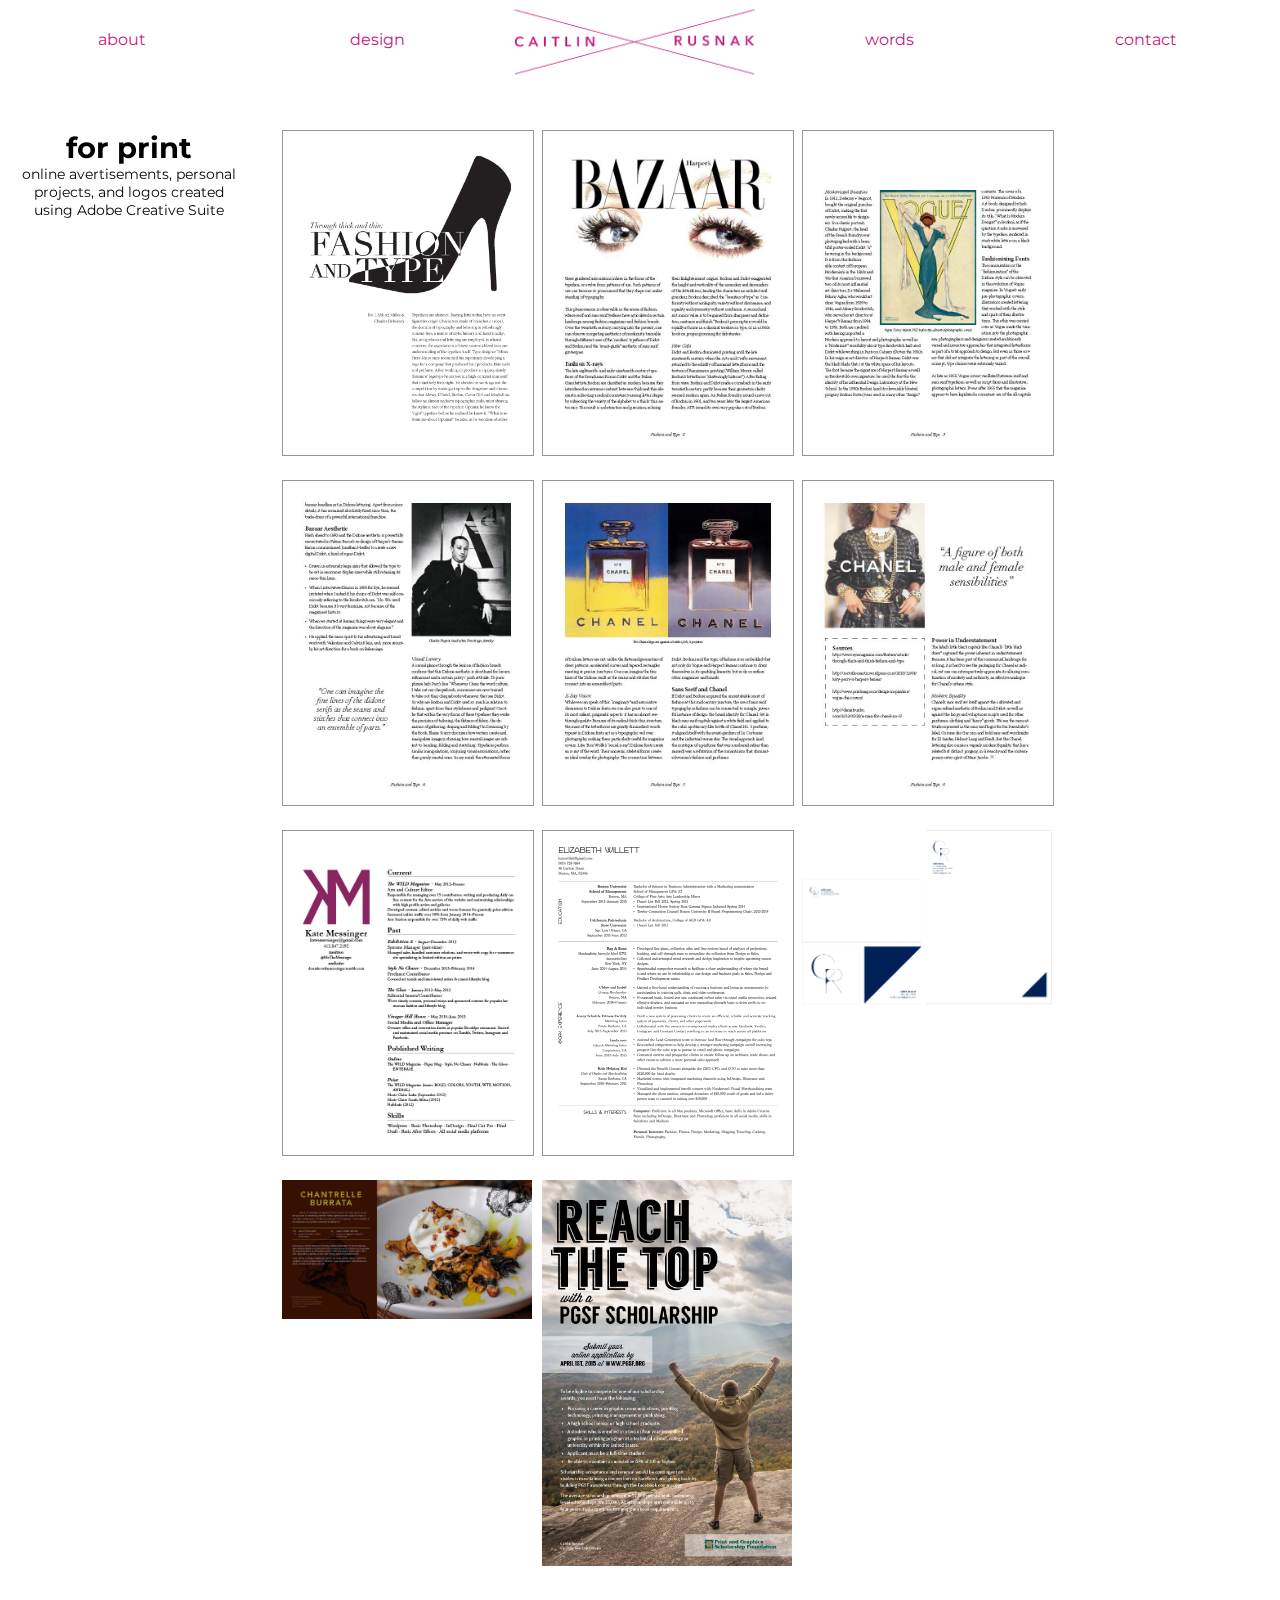
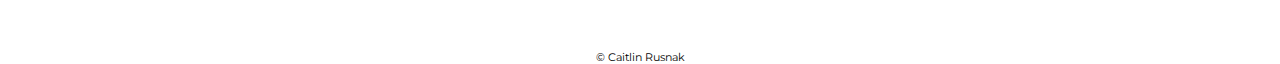
<file: caitlin/print.html>
<?xml version="1.0" encoding="UTF-8"?>
<!DOCTYPE html PUBLIC "-//W3C//DTD XHTML 1.0 Strict//EN" "http://www.w3.org/TR/xhtml1/DTD/xhtml1-strict.dtd">

<html xmlns="http://www.w3.org/1999/xhtml" xml:lang="en" lang="en">
<head>
    <title>Caitlin Rusnak Portfolio Site</title>
    
    <link href="start.css" type="text/css" rel="stylesheet" />
    
    <link href='http://fonts.googleapis.com/css?family=Crimson+Text:400,600' rel='stylesheet' type='text/css'>
        <link href='http://fonts.googleapis.com/css?family=Montserrat: 400,700' rel='stylesheet' type='text/css'>
</head>
<body>
    <div class="nav">
            <ul>
                <li><a href="about.html">about</a></li>
                <li><a href="design.html">design</a></li>
                <li><a href="index.html"><img src="images/logo-pink.png" alt="Caitlin Rusnak"></a></li>
                <li><a href="words.html">words</a></li>
                <li><a href="contact.html">contact</a></li>
            </ul>
    </div>
    <div class="wtype">
            <h1>for print</h1>
            <p>online avertisements, personal projects, and logos created using Adobe Creative Suite</p>
    </div>
    <div class="wcontent">
        <div class="lightbox-target" id="tech-paper-1"> <img src="images/tech-paper-1.jpg"/> <a class="lightbox-close" href="#"></a></div>
            <div class="lightbox-target" id="tech-paper-2"> <img src="images/tech-paper-2.jpg"/> <a class="lightbox-close" href="#"></a></div>
            <div class="lightbox-target" id="tech-paper-3"> <img src="images/tech-paper-3.jpg"/> <a class="lightbox-close" href="#"></a></div>
            <div class="lightbox-target" id="tech-paper-4"> <img src="images/tech-paper-4.jpg"/> <a class="lightbox-close" href="#"></a></div>
            <div class="lightbox-target" id="tech-paper-5"> <img src="images/tech-paper-5.jpg"/> <a class="lightbox-close" href="#"></a></div>
            <div class="lightbox-target" id="tech-paper-6"> <img src="images/tech-paper-6.jpg"/> <a class="lightbox-close" href="#"></a></div>
            <div class="lightbox-target" id="kate-resume"> <img src="images/kate-resume.jpg"/> <a class="lightbox-close" href="#"></a></div>
            <div class="lightbox-target" id="lizzie-resume"> <img src="images/lizzie-resume.jpg"/> <a class="lightbox-close" href="#"></a></div>
            <div class="lightbox-target" id="personal-branding"> <img src="images/personal-branding.jpg"/> <a class="lightbox-close" href="#"></a></div>
            <div class="lightbox-target" id="foremost-cookbook"> <img src="images/foremost-cookbook.jpg"/> <a class="lightbox-close" href="#"></a></div>
            <div class="lightbox-target" id="pgsf-poster"> <img src="images/pgsf-poster.jpg"/> <a class="lightbox-close" href="#"></a></div>
            
            
        <div class="webitemw">
                <a  href="#tech-paper-1"><img src="images/tech-paper-1.jpg" alt="Tech Paper"></a>
                <div class="webinfo">
                    <span class="webiname">Digital Typography Technical Paper</span>
                    <br>
                    <span class="webidescription">Page Layout/Cal Poly</span>
                </div>
        </div>
        <div class="webitemw">
                <a href="#tech-paper-2"><img src="images/tech-paper-2.jpg" alt="Tech Paper"></a>
                <div class="webinfo">
                    <span class="webiname">Digital Typography Technical Paper</span>
                    <br>
                    <span class="webidescription">Page Layout/Cal Poly</span>
                </div>
        </div>
        <div class="webitemw">
                <a href="#tech-paper-3"><img src="images/tech-paper-3.jpg" alt="Tech Paper"></a>
                <div class="webinfo">
                    <span class="webiname">Digital Typography Technical Paper</span>
                    <br>
                    <span class="webidescription">Page Layout/Cal Poly</span>
                </div>
        </div>
        <div class="webitemw">
                <a href="#tech-paper-4"><img src="images/tech-paper-4.jpg" alt="Tech Paper"></a>
                <div class="webinfo">
                    <span class="webiname">Digital Typography Technical Paper</span>
                    <br>
                    <span class="webidescription">Page Layout/Cal Poly</span>
                </div>
        </div>
        <div class="webitemw">
                <a href="#tech-paper-5"><img src="images/tech-paper-5.jpg" alt="Tech Paper"></a>
                <div class="webinfo">
                    <span class="webiname">Digital Typography Technical Paper</span>
                    <br>
                    <span class="webidescription">Page Layout/Cal Poly</span>
                </div>
        </div>
        <div class="webitemw">
                <a href="#tech-paper-6"><img src="images/tech-paper-6.jpg" alt="Tech Paper"></a>
                <div class="webinfo">
                    <span class="webiname">Digital Typography Technical Paper</span>
                    <br>
                    <span class="webidescription">Page Layout/Cal Poly</span>
                </div>
        </div>
        <div class="webitemw">
            <a href="#kate-resume"><img src="images/kate-resume.jpg" alt="Kate Resume"></a>
                <div class="webinfo">
                    <span class="webiname">Resume</span>
                    <br>
                    <span class="webidescription">Personal</span>
                </div>
        </div>
        <div class="webitemw">
                <a href="#lizzie-resume"><img src="images/lizzie-resume.jpg" alt="Lizzie Resume"></a>
                <div class="webinfo">
                    <span class="webiname">Resume</span>
                    <br>
                    <span class="webidescription">Personal</span>
                </div>
        </div>
        <div class="webitem">
                <a href="#personal-branding"><img src="images/personal-branding.jpg" alt="personal branding"></a>
                <div class="webinfo">
                    <span class="webiname">Business Card, Envelope, & Letterhead</span>
                    <br>
                    <span class="webidescription">Personal Branding/Cal Poly</span>
                </div>
            </div>
        <div class="webitem">
                <a href="#foremost-cookbook"><img src="images/foremost-cookbook.jpg" alt="Foremost Cookbook"></a>
                <div class="webinfo">
                    <span class="webiname">Foremost Cookbook</span>
                    <br>
                    <span class="webidescription">Spread/Personal</span>
                </div>
        </div>
        <div class="webitem">
                <a href="#pgsf-poster"><img src="images/pgsf-poster.jpg" alt="PGSF Poster"></a>
                <div class="webinfo">
                    <span class="webiname">PGSF Scholarship Poster Contest</span>
                    <br>
                    <span class="webidescription">Poster/Cal Poly</span>
                </div>
        </div>
    </div>
    
    <div class="footer">
        <p>&copy; Caitlin Rusnak</p>
    </div>
</body>
</html>
</file>
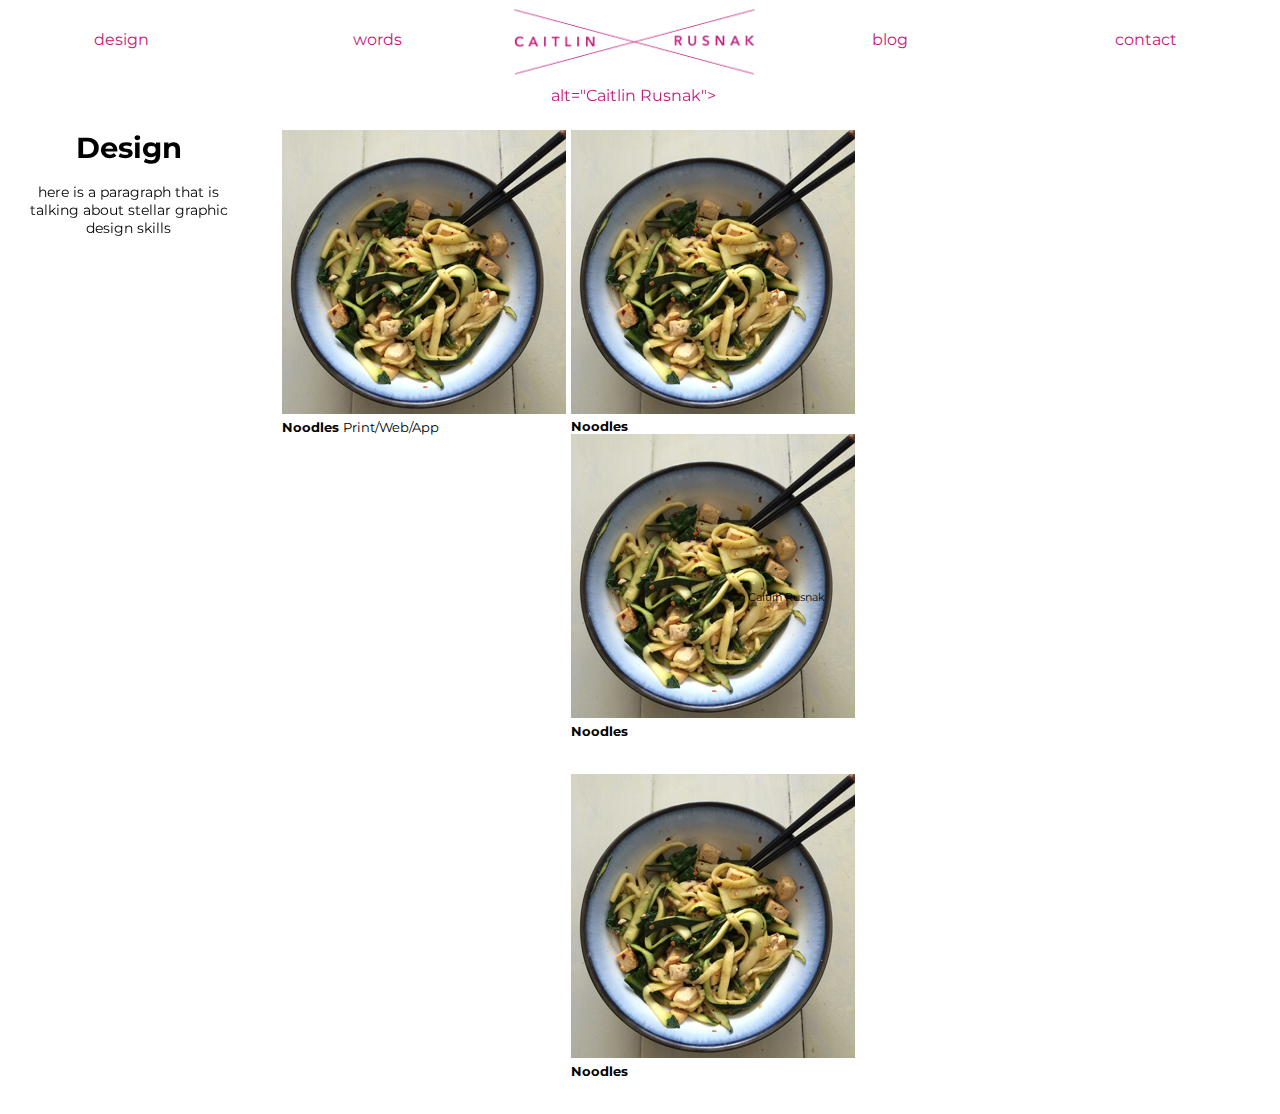
<file: caitlin/template.html>
<?xml version="1.0" encoding="UTF-8"?>
<!DOCTYPE html PUBLIC "-//W3C//DTD XHTML 1.0 Strict//EN" "http://www.w3.org/TR/xhtml1/DTD/xhtml1-strict.dtd">

<html xmlns="http://www.w3.org/1999/xhtml" xml:lang="en" lang="en">
<head>
    <title>Caitlin Rusnak Portfolio Site</title>
    
    <link href="start.css" type="text/css" rel="stylesheet" />
    
    <link href='http://fonts.googleapis.com/css?family=Crimson+Text:400,600' rel='stylesheet' type='text/css'>
        <link href='http://fonts.googleapis.com/css?family=Montserrat: 400,700' rel='stylesheet' type='text/css'>
</head>
<body>
        <div class="nav">
            <ul>
                <li><a href="design.html">design</a></li>
                <li><a href="words.html">words</a></li>
                <li><a href="about.html"><img src="images/logo-pink.png"</a> alt="Caitlin Rusnak"></li>
                <li><a href="blog.html">blog</a></li>
                <li><a href="blog.html">contact</a></li>
            </ul>
        </div>
        <div class="type">
            <h1>Design</h1>
            <br>
            <p>here is a paragraph that is talking about stellar graphic design skills</p>
        </div>
        <div class="content">
            
            <div class="item">
                <img src="images/noodles.jpg" width="284px" alt="noodles">
                <div class="iname">
                    <span class="iname">Noodles</span>
                    <span class="idescription">Print/Web/App</span>
                </div>
            </div>
            <div class="item">
                <img src="images/noodles.jpg" width="284px" alt="noodles">
                <div class="iname">
                    <div class="iname">Noodles</span>
                    <br>
                    <span class="idescription">

                    </span>
                </div>
            </div>
            <div class="item">
                <img src="images/noodles.jpg" width="284px" alt="noodles">
                <div class="iname">
                    <span class="iname">Noodles</span>
                    <span class="idescription">

                    </span>
                </div>
            </div>
            <div class="item">
                <img src="images/noodles.jpg" width="284px" alt="noodles">
                <div class="iname">
                    <span class="iname">Noodles</span>
                    <span class="idescription">

                    </span>
                </div>
            </div>
        </div>
    <div class="footer">
        <p>&copy; Caitlin Rusnak</p>
    </div>
</body>
</html>
</file>
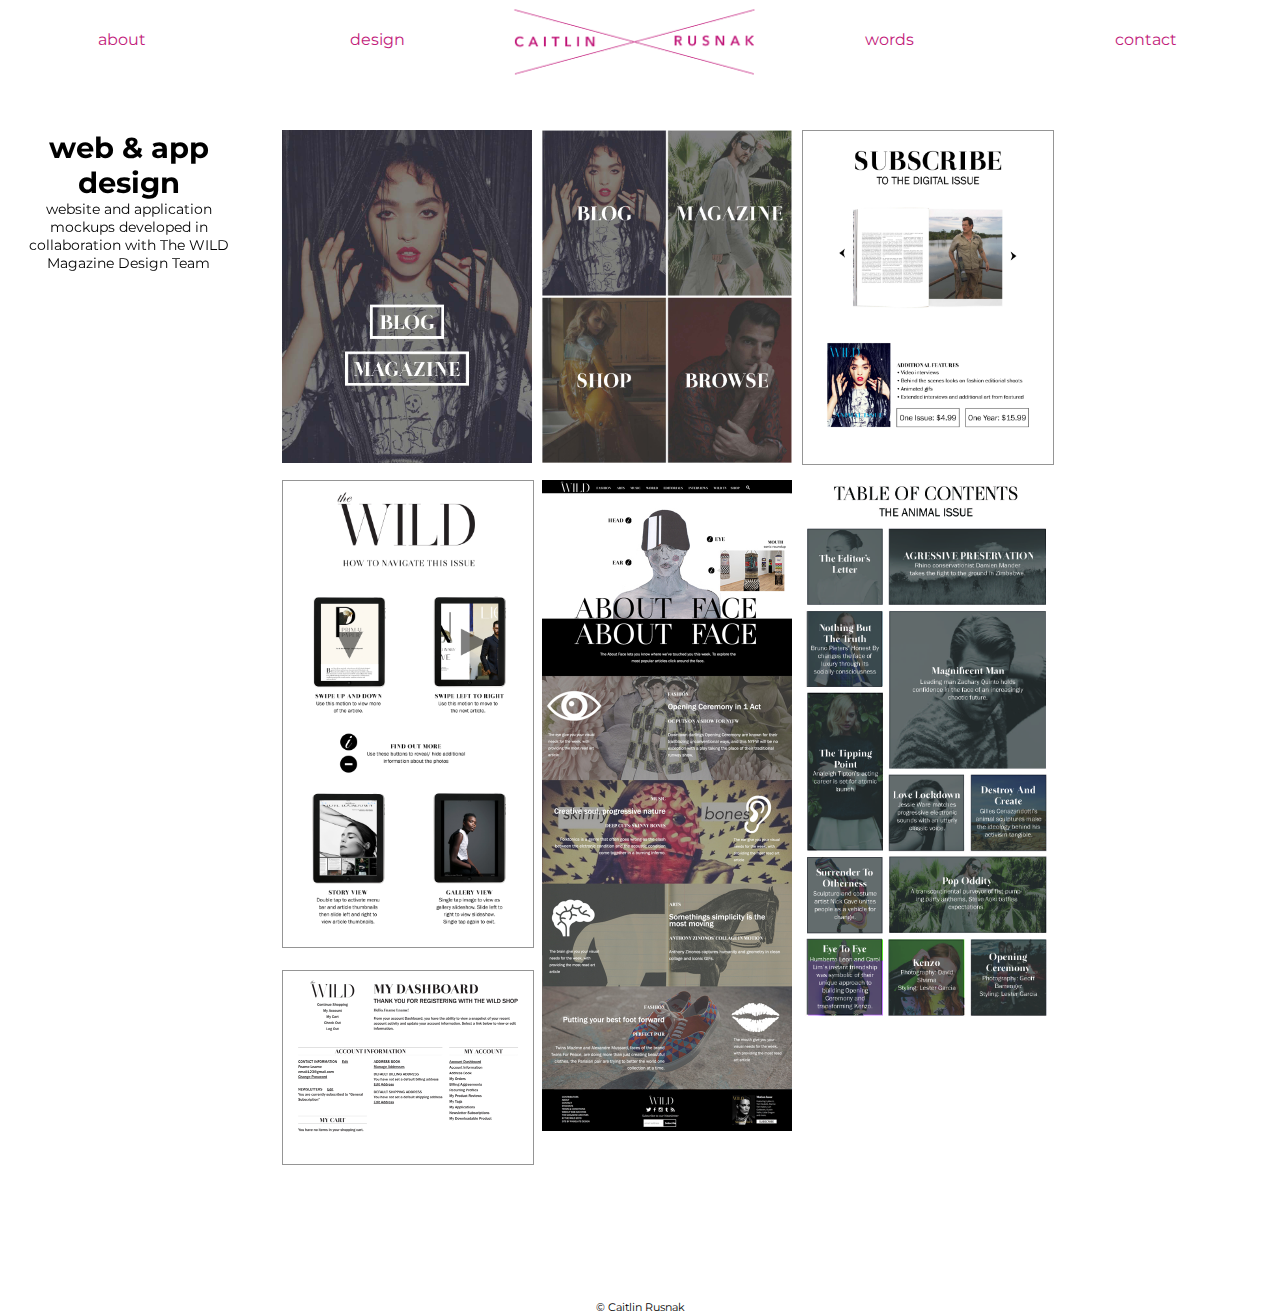
<file: caitlin/web-design.html>
<?xml version="1.0" encoding="UTF-8"?>
<!DOCTYPE html PUBLIC "-//W3C//DTD XHTML 1.0 Strict//EN" "http://www.w3.org/TR/xhtml1/DTD/xhtml1-strict.dtd">

<html xmlns="http://www.w3.org/1999/xhtml" xml:lang="en" lang="en">
<head>
    <title>Caitlin Rusnak Portfolio Site</title>
    
    <link href="start.css" type="text/css" rel="stylesheet" />
    
    <link href='http://fonts.googleapis.com/css?family=Crimson+Text:400,600' rel='stylesheet' type='text/css'>
        <link href='http://fonts.googleapis.com/css?family=Montserrat: 400,700' rel='stylesheet' type='text/css'>
</head>
<body>
        <div class="nav">
            <ul>
                <li><a href="about.html">about</a></li>
                <li><a href="design.html">design</a></li>
                <li><a href="index.html"><img src="images/logo-pink.png" alt="Caitlin Rusnak"></a></li>
                <li><a href="words.html">words</a></li>
                <li><a href="contact.html">contact</a></li>
            </ul>
        </div>
        <div class="wtype">
            <h1>web & app design</h1>
            <p>website and application mockups developed in collaboration with The WILD Magazine Design Team</p>
        </div>
        <div class="wcontent">
            <div class="lightbox-target" id="wild-app-open"> <img src="images/wild-app-open.jpg"/> <a class="lightbox-close" href="#"></a></div>
            <div class="lightbox-target" id="wild-app-open2"> <img src="images/wild-app-open2.jpg"/> <a class="lightbox-close" href="#"></a></div>
            <div class="lightbox-target" id="sidebar-mockup"> <img src="images/sidebar-mockup.jpg"/> <a class="lightbox-close" href="#"></a></div>
            <div class="lightbox-target" id="subscribe"> <img src="images/subscribe.jpg"/> <a class="lightbox-close" href="#"></a></div>
            <div class="lightbox-target" id="wild-app-navigation"> <img src="images/wild-app-navigation.jpg"/> <a class="lightbox-close" href="#"></a></div>
            <div class="lightbox-target" id="toc"> <img src="images/toc.jpg"/> <a class="lightbox-close" href="#"></a></div>
            <div class="lightbox-target" id="dashboard"> <img src="images/dashboard.jpg"/> <a class="lightbox-close" href="#"></a></div>
            <div class="lightbox-target" id="head-mocknew"> <img src="images/head-mocknew.jpg"/> <a class="lightbox-close" href="#"></a></div>
            
            <div class="webitem">
                <a  href="#wild-app-open"><img src="images/wild-app-open.jpg" alt="wild app open"></a>
                <div class="webinfo">
                    <span class="webiname">The WILD Opening Page</span>
                    <br>
                    <span class="webidescription">iPad App/The WILD Magazine Intern</span>
                </div>
            </div>
        <div class="webitem">
            <a href="#wild-app-open2"><img src="images/wild-app-open2.jpg" alt="wild app open 2"></a>
                <div class="webinfo">
                    <span class="webiname">The WILD Opening Page</span>
                    <br>
                    <span class="webidescription">iPad App/The WILD Magazine Intern</span>
                </div>
        </div>
        <div class="webitemw">
                <a href="#subscribe"><img src="images/subscribe.jpg" alt="subscribe"></a>
                <div class="webinfo">
                    <span class="webiname">The WILD Subscibe Page</span>
                    <br>
                    <span class="webidescription">App/The WILD Magazine Intern</span>
                </div>
        </div>
        <div class="webitemw">
                <a href="#wild-app-navigation"><img src="images/wild-app-navigation.jpg" alt="wild navigation"></a>
                <div class="webinfo">
                    <span class="webiname">The WILD Navigation</span>
                    <br>
                    <span class="webidescription">iPad App/The WILD Magazine Intern</span>
                </div>
        </div>
        <div class="webitem">
                <a href="#head-mocknew"><img src="images/head-mocknew.jpg" alt="About Head"></a>
                <div class="webinfo">
                    <span class="webiname">The Weekend Page Design</span>
                    <br>
                    <span class="webidescription">Web/The WILD Magazine Intern</span>
                </div>
        </div>
        <div class="webitem">
                <a href="#toc"><img src="images/toc.jpg" alt="table of contents"></a>
                <div class="webinfo">
                    <span class="webiname">The WILD Table of Contents</span>
                    <br>
                    <span class="webidescription">iPad App/The WILD Magazine Intern</span>
                </div>
        </div>
        <div class="webitemwd">
                <a href="#dashboard"><img src="images/dashboard.jpg" alt="shopping cart"></a>
                <div class="webinfo">
                    <span class="webiname">The WILD Account Page</span>
                    <br>
                    <span class="webidescription">Web/The WILD Magazine Intern</span>
                </div>
        </div>
    </div>
    
    <div class="footer">
        <p>&copy; Caitlin Rusnak</p>
    </div>
</body>
</html>
</file>
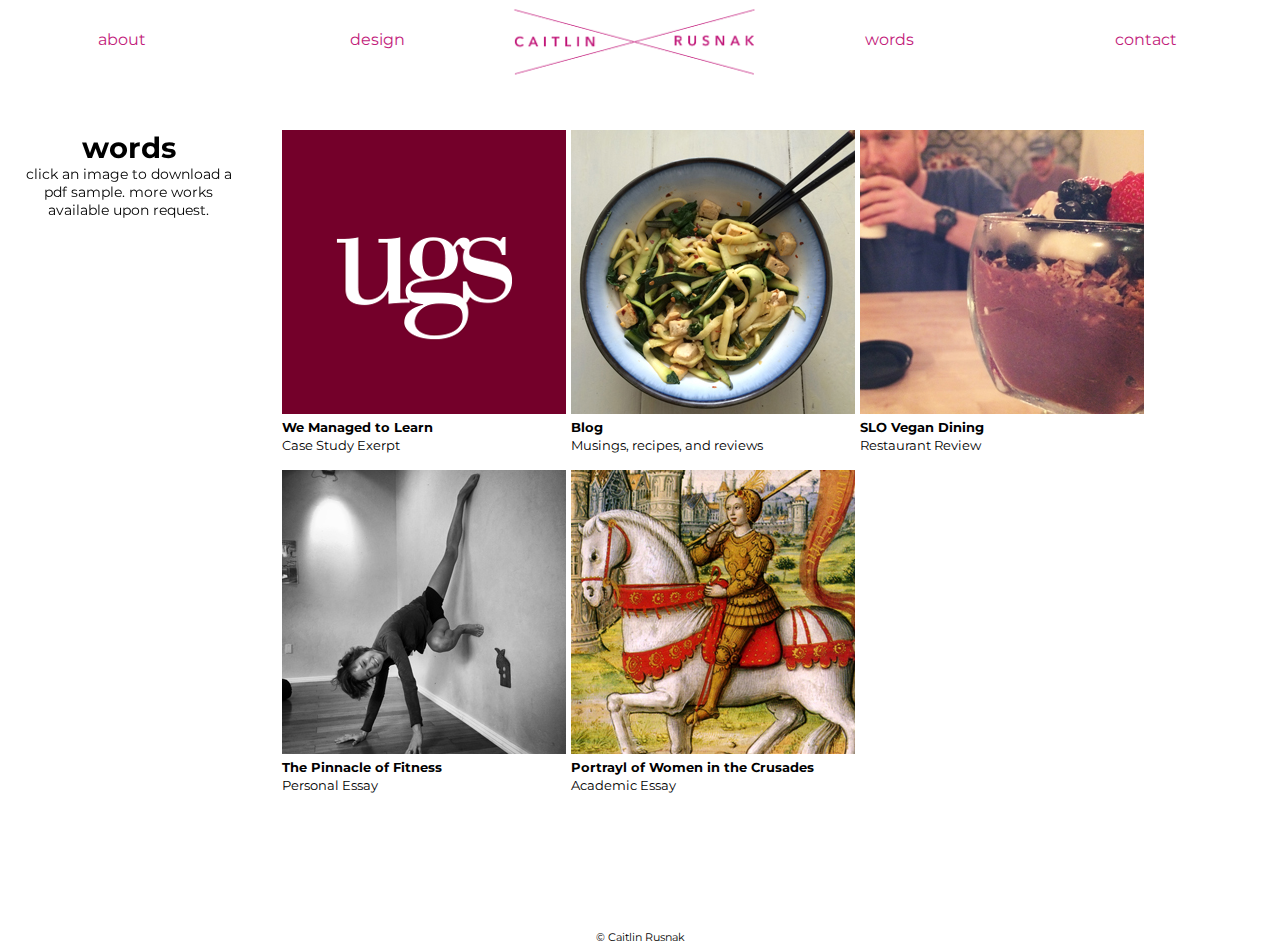
<file: caitlin/words.html>
<?xml version="1.0" encoding="UTF-8"?>
<!DOCTYPE html PUBLIC "-//W3C//DTD XHTML 1.0 Strict//EN" "http://www.w3.org/TR/xhtml1/DTD/xhtml1-strict.dtd">

<html xmlns="http://www.w3.org/1999/xhtml" xml:lang="en" lang="en">
<head>
    <title>Caitlin Rusnak Portfolio Site</title>
    
    <link href="start.css" type="text/css" rel="stylesheet" />
    
    <link href='http://fonts.googleapis.com/css?family=Crimson+Text:400,600' rel='stylesheet' type='text/css'>
        <link href='http://fonts.googleapis.com/css?family=Montserrat: 400,700' rel='stylesheet' type='text/css'>
</head>
<body>
        <div class="nav">
            <ul>
                <li><a href="about.html">about</a></li>
                <li><a href="design.html">design</a></li>
                <li><a href="index.html"><img src="images/logo-pink.png" alt="Caitlin Rusnak"></a></li>
                <li><a href="words.html">words</a></li>
                <li><a href="contact.html">contact</a></li>
            </ul>
        </div>
        <div class="type">
            <h1>words</h1>
            <p>click an image to download a pdf sample. more works available upon request.</p>
        </div>
        <div class="content">
            
            <div class="item">
                <a href="images/case-study-exerpt.pdf"><img src="images/ugs.png" width="284px" alt="ugs"></a>
                <div class="iname">
                    <span class="iname">We Managed to Learn</span>
                    <br>
                    <span class="idescription">Case Study Exerpt</span>
                </div>
            </div>
            <div class="item">
                <a href="http://captiv8d.wordpress.com"><img src="images/noodles.jpg" width="284px" alt="blog"></a>
                <div class="iname">
                    <span class="iname">Blog</span>
                    <br>
                    <span class="idescription"> Musings, recipes, and reviews</span>
                </div>
            </div>
            <div class="item">
                <a href="images/vegan-dining.pdf"><img src="images/vegan.jpg" width="284px" alt="vegan dining"></a>
                <div class="iname">
                    <span class="iname">SLO Vegan Dining</span>
                    <br>
                    <span class="idescription">Restaurant Review</span>
                </div>
            </div>
            <div class="item">
                <a href="images/fitness.pdf"><img src="images/fitness.jpg" width="284px" alt="fitness"></a>
                <div class="iname">
                    <span class="iname">The Pinnacle of Fitness</span>
                    <br>
                    <span class="idescription">Personal Essay</span>
                </div>
            </div>
            <div class="item">
                <a href="images/women-crusades.pdf"><img src="images/crusader.jpg" width="284px" alt="women in crusades"></a>
                <div class="iname">
                    <span class="iname">Portrayl of Women in the Crusades</span>
                    <br>
                    <span class="idescription">Academic Essay</span>
                </div>
            </div>
        </div>
            
    <div class="footer">
        <p>&copy; Caitlin Rusnak</p>
    </div>
</body>
</html>
</file>
<file: caitlin/start.css>
* {
	margin: 0px;
	padding: 0px;
}

.enter img {
                width: 50%;
                margin: 5% 25% 0px 25%;
                }

.eenav ul {
                width: 75%;
                margin-left: 12.5%;
                margin-right: 12.5%;
                margin-top: 50px;
                list-style: none;
                padding: 0;
                height: 100px;
                font-family: 'Montserrat', sans-serif;
}
.eenav ul li {
                display: block;
                position: relative;
                float: left;
                text-align: center;
                width: 19%;
                padding-right: 1%;
                font-weight: 600;
                font-size: 120%;
                min-width: 60px;
                line-height: 150%;
             
           }
.eenav ul li a {
                display: block;
                text-decoration: none;
                text-align:center;
                color: #000;             
           }

.eenav ul li a:hover {
                color: #c21b7b; 
}

.nav ul {
                display: block;
                width: 100%;
                margin: 0 auto;
                list-style: none;
                padding: 0;
                position: fixed;
                height: 50px;
                background-color: #fff;
                font-family: 'Montserrat', sans-serif;
                
}
.nav ul li {
                margin-top: 30px;
                display: inline;
                position: relative;
                float: left;
                text-align: center;
                width: 19%;
                padding-right: 1%;
                font-weight: 400;
                font-size: 100%;
}
.nav ul li a {
                display: inline-block;
                text-decoration: none;
                text-align:center;
                color: #c21b7b;             
           }
.nav ul li img {
                margin-top:-35px;
                vertical-align: middle;
                width: 100%;
                padding-right: 0%;
                min-width: 100px;
}

.type {
                width: 17%;
                margin-top: 130px;
                margin-left: 20px;
                position: fixed;
                text-align: center;
                font-family: 'Montserrat', sans-serif;
                font-size: 90%;
                height: 100%;
}

.content {
                width: 78%;
                margin-left: 22%;
                margin-top: 130px;
                float: left;
}
.item {
                display: block;
                margin-right: 5px;
                margin-bottom: px;
                float: left;
                width: 284px;
                height: 340px;
                -webkit-transition: all 0.4s ease-out;
}
.item img {     overflow: hidden;
                size: scale;
}

.iname {
                font-family: 'Montserrat', sans-serif;
                font-weight: 700;
                font-size: 90%;
                
}
.idescription {
                font-family: 'Montserrat', sans-serif;
                font-weight: 400;
                font-size: 90%;
                
}
                
.footer {
                float:right;
                font-family: 'Montserrat', sans-serif;
                font-size: 70%;
                margin: 0 auto;
                width: 100%;
                text-align: center;
                margin-top: 120px;
}

.webitem {
                position: block;
                float: left;
                width: 250px;
                height: 300px;
                margin-bottom: 50px;
                margin-right: 10px;
}
.webitem img {
                width: 100%;
                margin-top: 0px;
                overflow: visible;
}

.webitemw {
                position: block;
                float: left;
                width: 250px;
                height: 300px;
                margin-bottom: 50px;
                margin-right: 10px;
}
.webitemw img {
                width: 100%;
                margin-top: 0px;
                overflow: visible;
                border-style: solid;
                border-width: 1px;
                border-color: #959595;
}

.webitem:hover .webinfo{
                opacity:0.6;
}

.webitemw:hover .webinfo{
                opacity:0.6;
}

.webinfo {
                font-family: 'Montserrat', sans-serif;
                font-weight: 700;
                font-size: 80%;
                background: #000;
                opacity: 0;
                color: #fff;
                text-align: center;
                position: absolute;
                padding-top: 10px;
                padding-bottom: 10px;
                margin-top: -100px;
                width:250px;
                
}
.webitemwd {
                position: block;
                float: left;
                width: 250px;
                height: 300px;
                margin-bottom: 50px;
                margin-right: 10px;
}
.webitemwd img {
                width: 100%;
                margin-top: 140px;
                overflow: visible;
                border-style: solid;
                border-width: 1px;
                border-color: #959595;
}

.webitemwd:hover .webinfo{
                opacity:0.6;
}
.webiname {
                font-weight: 700px;
                font-size: 90%;
}

.webidescription {
                font-family: 'Montserrat', sans-serif;
                font-weight: 400;
                font-size: 90%;
}

.wcontent {
                width: 78%;
                margin-left: 5%;
                margin-top: 130px;
                float: right;
}

.wtype {
                width: 17%;
                margin-top: 130px;
                margin-left: 20px;
                position: fixed;
                text-align: center;
                font-family: 'Montserrat', sans-serif;
                font-size: 90%;
                height: 100%;
                float: left;
}      



.lightbox-target {
position: absolute;
width: 78%;
max-width: 78%;
background: rgba(0,0,0,.7);
opacity: 0;
-webkit-transition: opacity .5s ease-in-out;
-moz-transition: opacity .5s ease-in-out;
-o-transition: opacity .5s ease-in-out;
transition: opacity .5s ease-in-out;
overflow: hidden;
}

/* Styles the lightbox image, centers it vertically and horizontally, adds the zoom-in transition and makes it responsive using a combination of margin and absolute positioning */

.lightbox-target img {
margin: auto;
position: absolute;
top: 0;
left:0;
right:0;
bottom: 0;
max-width:500px;
border: 3px solid white;
box-shadow: 0px 0px 8px rgba(0,0,0,.3);
box-sizing: border-box;
-webkit-transition: .5s ease-in-out;
-moz-transition: .5s ease-in-out;
-o-transition: .5s ease-in-out;
transition: .5s ease-in-out;
}

/* Styles the close link, adds the slide down transition */

a.lightbox-close {
display: block;
width:50px;
height:50px;
box-sizing: border-box;
background: white;
color: black;
text-decoration: none;
position: absolute;
top: -80px;
right: 0;
-webkit-transition: .5s ease-in-out;
-moz-transition: .5s ease-in-out;
-o-transition: .5s ease-in-out;
transition: .5s ease-in-out;
}

/* Provides part of the "X" to eliminate an image from the close link */

a.lightbox-close:before {
content: "";
display: block;
height: 30px;
width: 1px;
background: black;
position: absolute;
left: 26px;
top:10px;
-webkit-transform:rotate(45deg);
-moz-transform:rotate(45deg);
-o-transform:rotate(45deg);
transform:rotate(45deg);
}

/* Provides part of the "X" to eliminate an image from the close link */

a.lightbox-close:after {
content: "";
display: block;
height: 30px;
width: 1px;
background: black;
position: absolute;
left: 26px;
top:10px;
-webkit-transform:rotate(-45deg);
-moz-transform:rotate(-45deg);
-o-transform:rotate(-45deg);
transform:rotate(-45deg);
}

/* Uses the :target pseudo-class to perform the animations upon clicking the .lightbox-target anchor */

.lightbox-target:target {
opacity: 1;
top: 0;
bottom: 0;
}

.lightbox-target:target img {
max-height: 100%;
max-width: 100%;
}

.lightbox-target:target a.lightbox-close {
top: 0px;
}
                
                
.itema {
                display: block;
                margin-right: 5px;
                margin-bottom: px;
                float: left;
                width: 284px;
                -webkit-transition: all 0.4s ease-out;
}
.itema img {     overflow: hidden;
                size: scale;
}

.type2 {
                width: 17%;
                margin-top: 130px;
                margin-left: 20px;
                position: fixed;
                text-align: center;
                font-family: 'Montserrat', sans-serif;
                font-size: 90%;
                height: 100%;
}
.type2 p {
		font-size: 80%;
}
</file>
<file: krisna/stylesheets/base.css>
/*
* Skeleton V1.2
* Copyright 2011, Dave Gamache
* www.getskeleton.com
* Free to use under the MIT license.
* http://www.opensource.org/licenses/mit-license.php
* 6/20/2012
*/


/* Table of Content
==================================================
	#Reset & Basics
	#Basic Styles
	#Site Styles
	#Typography
	#Links
	#Lists
	#Images
	#Buttons
	#Forms
	#Misc */


/* #Reset & Basics (Inspired by E. Meyers)
================================================== */
	html, body, div, span, applet, object, iframe, h1, h2, h3, h4, h5, h6, p, blockquote, pre, a, abbr, acronym, address, big, cite, code, del, dfn, em, img, ins, kbd, q, s, samp, small, strike, strong, sub, sup, tt, var, b, u, i, center, dl, dt, dd, ol, ul, li, fieldset, form, label, legend, table, caption, tbody, tfoot, thead, tr, th, td, article, aside, canvas, details, embed, figure, figcaption, footer, header, hgroup, menu, nav, output, ruby, section, summary, time, mark, audio, video {
		margin: 0;
		padding: 0;
		border: 0;
		font-size: 100%;
		font: inherit;
		vertical-align: baseline; }
	article, aside, details, figcaption, figure, footer, header, hgroup, menu, nav, section {
		display: block; }
	body {
		line-height: 1; }
	ol, ul {
		list-style: none; }
	blockquote, q {
		quotes: none; }
	blockquote:before, blockquote:after,
	q:before, q:after {
		content: '';
		content: none; }
	table {
		border-collapse: collapse;
		border-spacing: 0; }


/* #Basic Styles
================================================== */
	body {
		background: url(../images/bigsur2.png) no-repeat center center fixed;
		font: 14px/21px "HelveticaNeue", "Helvetica Neue", Helvetica, Arial, sans-serif;
		color: #000;
		-webkit-background-size: cover;
			-moz-background-size: cover;
			-o-background-size: cover;
		background-size: cover;
		-webkit-font-smoothing: antialiased; /* Fix for webkit rendering */
		-webkit-text-size-adjust: 100%;
 }


/* #Typography
================================================== */
	h1, h2, h3, h4, h5, h6 {
		font-family: 'Quattrocento Sans','Lucida Grande' sans-serif;
		font-weight: normal; }
	h1 a, h2 a, h3 a, h4 a, h5 a, h6 a { font-weight: inherit;}
	h1 { 
		color: rgba(255,255,255,0.8);
		font-size: 46px; 
		line-height: 50px; 
		margin-bottom: 14px;
		font-weight: 700; 
		letter-spacing: -0.03em 
	}
	h2 { 
		font-size: 35px; 
		line-height: 40px; 
		margin-bottom: 10px; 
		font-weight: 700; 
		letter-spacing: -0.02em 
	}
	h3 { 
		font-size: 28px; 
		line-height: 34px; 
		margin-bottom: 8px; 
		font-weight: 500;
		letter-spacing: -0.03em
	}
	h4 { 
		font-size: 21px; 
		line-height: 30px; 
		margin-bottom: 4px; 
		font-weight: 500; 
		letter-spacing: -0.02em
	}
	h5 { 
		text-transform: uppercase;
		font-size: 17px; 
		line-height: 24px; 
		font-weight: 500; 
		letter-spacing: 0.08em;
		color: rgba(255,255,255,0.6);
	}
	h6 { 
		color: #333;
		font-size: 16px; 
		line-height: 21px; 
		font-weight: 500; 
		letter-spacing: .02em
	}
	.subheader { color: #777; }

	p { margin: 0 0 20px 0; }
	p img { margin: 0; }
	p.lead { font-size: 21px; line-height: 27px; color: #777;  }

	em { font-style: italic; }
	strong { font-weight: bold; color: #333; }
	small { font-size: 80%; }

/*	Blockquotes  */
	blockquote, blockquote p { font-size: 17px; line-height: 24px; color: #777; font-style: italic; }
	blockquote { margin: 0 0 20px; padding: 9px 20px 0 19px; border-left: 1px solid #ddd; }
	blockquote cite { display: block; font-size: 12px; color: #555; }
	blockquote cite:before { content: "\2014 \0020"; }
	blockquote cite a, blockquote cite a:visited, blockquote cite a:visited { color: #555; }

	hr { border: solid #ddd; border-width: 1px 0 0; clear: both; margin: 10px 0 30px; height: 0; }


/* #Links
================================================== */
	a, a:visited { color: #333; text-decoration: underline; outline: 0; }
	a:hover, a:focus { color: #000; }
	p a, p a:visited { line-height: inherit; }


/* #Lists
================================================== */
	ul, ol { margin-bottom: 20px; }
	ul { list-style: none outside; }
	ol { list-style: decimal; }
	ol, ul.square, ul.circle, ul.disc { margin-left: 30px; }
	ul.square { list-style: square outside; }
	ul.circle { list-style: circle outside; }
	ul.disc { list-style: disc outside; }
	ul ul, ul ol,
	ol ol, ol ul { margin: 4px 0 5px 30px; font-size: 90%;  }
	ul ul li, ul ol li,
	ol ol li, ol ul li { margin-bottom: 6px; }
	li { line-height: 18px; margin-bottom: 12px; }
	ul.large li { line-height: 21px; }
	li p { line-height: 21px; }

/* #Images
================================================== */

	img.scale-with-grid {
		max-width: 100%;
		height: auto; }


/* #Buttons
================================================== */

	.button,
	button,
	input[type="submit"],
	input[type="reset"],
	input[type="button"] {
		background-color: rgba(200,200,200,0.6);
	  border: none;
	  -moz-border-radius: 21px;
	  -webkit-border-radius: 21px;
	  border-radius: 21px;
	  color: #444;
	  display: inline-block;
	  font-size: 15px;
	  font-weight: bold;
	  text-decoration: none;
	  cursor: pointer;
	  margin-bottom: 20px;
	  line-height: normal;
	  padding: 21px 21px;
	  margin: 8px;
	  min-width: 180px;
	  font-family: 'Quattrocento Sans','Lucida Grande' sans-serif; 
	  text-transform: uppercase;}
	.button:hover,
	button:hover,
	input[type="submit"]:hover,
	input[type="reset"]:hover,
	input[type="button"]:hover {
		color: #333;
		 -webkit-transition: background-color .18s;
	}

	.button:active,
	button:active,
	input[type="submit"]:active,
	input[type="reset"]:active,
	input[type="button"]:active {}

	.button.full-width,
	button.full-width,
	input[type="submit"].full-width,
	input[type="reset"].full-width,
	input[type="button"].full-width {
		width: 100%;
		padding-left: 0 !important;
		padding-right: 0 !important;
		text-align: center; }

	/* Fix for odd Mozilla border & padding issues */
	button::-moz-focus-inner,
	input::-moz-focus-inner {
    border: 0;
    padding: 0;
	}


/* #Forms
================================================== */

	form {
		margin-bottom: 20px; }
	fieldset {
		margin-bottom: 20px; }
	input[type="text"],
	input[type="password"],
	input[type="email"],
	textarea,
	select {
		border: 1px solid #ccc;
		padding: 6px 4px;
		outline: none;
		-moz-border-radius: 2px;
		-webkit-border-radius: 2px;
		border-radius: 2px;
		font: 13px "HelveticaNeue", "Helvetica Neue", Helvetica, Arial, sans-serif;
		color: #777;
		margin: 0;
		width: 210px;
		max-width: 100%;
		display: block;
		margin-bottom: 20px;
		background: #fff; }
	select {
		padding: 0; }
	input[type="text"]:focus,
	input[type="password"]:focus,
	input[type="email"]:focus,
	textarea:focus {
		border: 1px solid #aaa;
 		color: #444;
 		-moz-box-shadow: 0 0 3px rgba(0,0,0,.2);
		-webkit-box-shadow: 0 0 3px rgba(0,0,0,.2);
		box-shadow:  0 0 3px rgba(0,0,0,.2); }
	textarea {
		min-height: 60px; }
	label,
	legend {
		display: block;
		font-weight: bold;
		font-size: 13px;  }
	select {
		width: 220px; }
	input[type="checkbox"] {
		display: inline; }
	label span,
	legend span {
		font-weight: normal;
		font-size: 13px;
		color: #444; }

/* #Misc
================================================== */
	.remove-bottom { margin-bottom: 0 !important; }
	.half-bottom { margin-bottom: 10px !important; }
	.add-bottom { margin-bottom: 20px !important; }
</file>
<file: krisna/stylesheets/skeleton.css>
/*
* Skeleton V1.2
* Copyright 2011, Dave Gamache
* www.getskeleton.com
* Free to use under the MIT license.
* http://www.opensource.org/licenses/mit-license.php
* 6/20/2012
*/


/* Table of Contents
==================================================
    #Base 960 Grid
    #Tablet (Portrait)
    #Mobile (Portrait)
    #Mobile (Landscape)
    #Clearing */



/* #Base 960 Grid
================================================== */

    .container                                  { position: relative; width: 960px; margin: 0 auto; padding: 0; }
    .container .column,
    .container .columns                         { float: left; display: inline; margin-left: 10px; margin-right: 10px; }
    .row                                        { margin-bottom: 20px; }

    /* Nested Column Classes */
    .column.alpha, .columns.alpha               { margin-left: 0; }
    .column.omega, .columns.omega               { margin-right: 0; }

    /* Base Grid */
    .container .one.column,
    .container .one.columns                     { width: 40px;  }
    .container .two.columns                     { width: 100px; }
    .container .three.columns                   { width: 160px; }
    .container .four.columns                    { width: 220px; }
    .container .five.columns                    { width: 280px; }
    .container .six.columns                     { width: 340px; }
    .container .seven.columns                   { width: 400px; }
    .container .eight.columns                   { width: 460px; }
    .container .nine.columns                    { width: 520px; }
    .container .ten.columns                     { width: 580px; }
    .container .eleven.columns                  { width: 640px; }
    .container .twelve.columns                  { width: 700px; }
    .container .thirteen.columns                { width: 760px; }
    .container .fourteen.columns                { width: 820px; }
    .container .fifteen.columns                 { width: 880px; }
    .container .sixteen.columns                 { width: 940px; }

    .container .one-third.column                { width: 300px; }
    .container .two-thirds.column               { width: 620px; }

    /* Offsets */
    .container .offset-by-one                   { padding-left: 60px;  }
    .container .offset-by-two                   { padding-left: 120px; }
    .container .offset-by-three                 { padding-left: 180px; }
    .container .offset-by-four                  { padding-left: 240px; }
    .container .offset-by-five                  { padding-left: 300px; }
    .container .offset-by-six                   { padding-left: 360px; }
    .container .offset-by-seven                 { padding-left: 420px; }
    .container .offset-by-eight                 { padding-left: 480px; }
    .container .offset-by-nine                  { padding-left: 540px; }
    .container .offset-by-ten                   { padding-left: 600px; }
    .container .offset-by-eleven                { padding-left: 660px; }
    .container .offset-by-twelve                { padding-left: 720px; }
    .container .offset-by-thirteen              { padding-left: 780px; }
    .container .offset-by-fourteen              { padding-left: 840px; }
    .container .offset-by-fifteen               { padding-left: 900px; }



/* #Tablet (Portrait)
================================================== */

    /* Note: Design for a width of 768px */

    @media only screen and (min-width: 768px) and (max-width: 959px) {
        .container                                  { width: 768px; }
        .container .column,
        .container .columns                         { margin-left: 10px; margin-right: 10px;  }
        .column.alpha, .columns.alpha               { margin-left: 0; margin-right: 10px; }
        .column.omega, .columns.omega               { margin-right: 0; margin-left: 10px; }
        .alpha.omega                                { margin-left: 0; margin-right: 0; }

        .container .one.column,
        .container .one.columns                     { width: 28px; }
        .container .two.columns                     { width: 76px; }
        .container .three.columns                   { width: 124px; }
        .container .four.columns                    { width: 172px; }
        .container .five.columns                    { width: 220px; }
        .container .six.columns                     { width: 268px; }
        .container .seven.columns                   { width: 316px; }
        .container .eight.columns                   { width: 364px; }
        .container .nine.columns                    { width: 412px; }
        .container .ten.columns                     { width: 460px; }
        .container .eleven.columns                  { width: 508px; }
        .container .twelve.columns                  { width: 556px; }
        .container .thirteen.columns                { width: 604px; }
        .container .fourteen.columns                { width: 652px; }
        .container .fifteen.columns                 { width: 700px; }
        .container .sixteen.columns                 { width: 748px; }

        .container .one-third.column                { width: 236px; }
        .container .two-thirds.column               { width: 492px; }

        /* Offsets */
        .container .offset-by-one                   { padding-left: 48px; }
        .container .offset-by-two                   { padding-left: 96px; }
        .container .offset-by-three                 { padding-left: 144px; }
        .container .offset-by-four                  { padding-left: 192px; }
        .container .offset-by-five                  { padding-left: 240px; }
        .container .offset-by-six                   { padding-left: 288px; }
        .container .offset-by-seven                 { padding-left: 336px; }
        .container .offset-by-eight                 { padding-left: 384px; }
        .container .offset-by-nine                  { padding-left: 432px; }
        .container .offset-by-ten                   { padding-left: 480px; }
        .container .offset-by-eleven                { padding-left: 528px; }
        .container .offset-by-twelve                { padding-left: 576px; }
        .container .offset-by-thirteen              { padding-left: 624px; }
        .container .offset-by-fourteen              { padding-left: 672px; }
        .container .offset-by-fifteen               { padding-left: 720px; }
    }


/*  #Mobile (Portrait)
================================================== */

    /* Note: Design for a width of 320px */

    @media only screen and (max-width: 767px) {
        .container { width: 300px; }
        .container .columns,
        .container .column { margin: 0; }

        .container .one.column,
        .container .one.columns,
        .container .two.columns,
        .container .three.columns,
        .container .four.columns,
        .container .five.columns,
        .container .six.columns,
        .container .seven.columns,
        .container .eight.columns,
        .container .nine.columns,
        .container .ten.columns,
        .container .eleven.columns,
        .container .twelve.columns,
        .container .thirteen.columns,
        .container .fourteen.columns,
        .container .fifteen.columns,
        .container .sixteen.columns,
        .container .one-third.column,
        .container .two-thirds.column  { width: 300px; }

        /* Offsets */
        .container .offset-by-one,
        .container .offset-by-two,
        .container .offset-by-three,
        .container .offset-by-four,
        .container .offset-by-five,
        .container .offset-by-six,
        .container .offset-by-seven,
        .container .offset-by-eight,
        .container .offset-by-nine,
        .container .offset-by-ten,
        .container .offset-by-eleven,
        .container .offset-by-twelve,
        .container .offset-by-thirteen,
        .container .offset-by-fourteen,
        .container .offset-by-fifteen { padding-left: 0; }

    }


/* #Mobile (Landscape)
================================================== */

    /* Note: Design for a width of 480px */

    @media only screen and (min-width: 480px) and (max-width: 767px) {
        .container { width: 420px; }
        .container .columns,
        .container .column { margin: 0; }

        .container .one.column,
        .container .one.columns,
        .container .two.columns,
        .container .three.columns,
        .container .four.columns,
        .container .five.columns,
        .container .six.columns,
        .container .seven.columns,
        .container .eight.columns,
        .container .nine.columns,
        .container .ten.columns,
        .container .eleven.columns,
        .container .twelve.columns,
        .container .thirteen.columns,
        .container .fourteen.columns,
        .container .fifteen.columns,
        .container .sixteen.columns,
        .container .one-third.column,
        .container .two-thirds.column { width: 420px; }
    }


/* #Clearing
================================================== */

    /* Self Clearing Goodness */
    .container:after { content: "\0020"; display: block; height: 0; clear: both; visibility: hidden; }

    /* Use clearfix class on parent to clear nested columns,
    or wrap each row of columns in a <div class="row"> */
    .clearfix:before,
    .clearfix:after,
    .row:before,
    .row:after {
      content: '\0020';
      display: block;
      overflow: hidden;
      visibility: hidden;
      width: 0;
      height: 0; }
    .row:after,
    .clearfix:after {
      clear: both; }
    .row,
    .clearfix {
      zoom: 1; }

    /* You can also use a <br class="clear" /> to clear columns */
    .clear {
      clear: both;
      display: block;
      overflow: hidden;
      visibility: hidden;
      width: 0;
      height: 0;
    }
</file>
<file: krisna/stylesheets/layout.css>
/*
* Skeleton V1.2
* Copyright 2011, Dave Gamache
* www.getskeleton.com
* Free to use under the MIT license.
* http://www.opensource.org/licenses/mit-license.php
* 6/20/2012
*/

/* Table of Content
==================================================
	#Site Styles
	#Page Styles
	#Media Queries
	#Font-Face */

/* #Site Styles
================================================== */

.animate-intop {
	position: relative;
	float: right;
	top: 40px;
	right: 40px;
	-webkit-animation-name: animate-intop;
	-webkit-animation-duration: 1s;
	-webkit-animation-timing-function: ease;
	-moz-animation-name: animate-intop;
	-moz-animation-duration: 1s;
	-moz-animation-timing-function: ease;
}

.animate-up {
	-webkit-animation-name: animate-up;
	-webkit-animation-duration: 1s;
	-webkit-animation-timing-function: ease;
	-moz-animation-name: animate-up;
	-moz-animation-duration: 1s;
	-moz-animation-timing-function: ease;
}

.links {
	position: relative;
	float: right;
	top: 40px;
	right: 40px;
}

.top_icon {
	text-decoration: none;
	opacity: 0.9;
	padding: 0px 20px;
}

.plane_top {
	max-height: 25px;
}

.medium {
	position: relative;
	top:5px;
}

.linkedin {
	padding-right: 0px;
}

.center {
	text-align: center;
}

.top {
	padding-top: 250px;
	height: 550px;
	color: #fff;
}

.logo {
	opacity: 0.8;
	margin-bottom: 20px;
}

.prof_cont {
	position: absolute;
}

.profile {
	position: relative;
	top: -160px;
}

.hello {
	background-color: #fff;
	padding: 0px 0px 1px 0px;
	color: #444;
	top: -100px;
}

.hey {
	position: relative;
	top: -120px;
}

.hello h2 {
	color:#222;
}

.songtrain {
	color: rgba(255,255,255,0.8);
	padding-top: 80px; 
	padding-bottom: 40px;
	background-color: #222;
	background: url(../images/station.png) no-repeat center center fixed;
}

.mindbody {
	color: rgba(0,0,0.8);
	padding-top: 80px; 
	padding-bottom: 40px;
	background-color: #fff;
	background: url(../images/downtown.png) no-repeat center center fixed;
}

.mindbody h2 {
	color: rgba(0,0,0,0.8);
}

.mindbody h5 {
	color: #555;
}

.tribe {
	color: rgba(255,255,255,0.8);
	padding-top: 80px; 
	padding-bottom: 20px;
	background-color: rgba(0,0,0,0.6);
	background: url(../images/wework.jpg) no-repeat center center fixed;
}

.tribe h5 {
	color: rgba(255,255,255,0.6);
}

.button {
	background-color: rgba(200,200,200,0.6);
	text-align: center;
	  border: none;
	  -moz-border-radius: 21px;
	  -webkit-border-radius: 21px;
	  border-radius: 21px;
	  color: #444;
	  display: inline-block;
	  font-size: 15px;
	  font-weight: bold;
	  text-decoration: none;
	  cursor: pointer;
	  margin-bottom: 20px;
	  line-height: normal;
	  padding: 21px 21px;
	  margin: 8px;
	  min-width: 140px;
	  font-family: 'Quattrocento Sans','Lucida Grande' sans-serif;
	  -moz-font-family: 'Quattrocento Sans','Lucida Grande' sans-serif;
	  -webkit-font-family: 'Quattrocento Sans','Lucida Grande' sans-serif; 
	  text-transform: uppercase;
}

.contact {
	color: rgba(0,0,0,0.8);
	padding-top: 80px;
	padding-bottom: 80px;
	background-color: rgba(255,255,255,1);
}

.plane {
	display: inline-block;
	max-height: 40px;
	padding-bottom: 10px;
}

.touch {
	text-decoration: none;
}

@-webkit-keyframes animate-intop {
	0%{opacity:0; -webkit-transform: translateY(-20px);}
	100%{opacity:1;-webkit-transform: translateY(0px);}

}

@-webkit-keyframes animate-up {
	0%{opacity: 0; -webkit-transform: translateY(12px);} 
	100%{opacity: 1; -webkit-transform: translateY(0px);};
}

@-moz-keyframes animate-intop {
	0%{opacity:0; -moz-transform: translateY(-20px);}
	100%{opacity:1;-moz-transform: translateY(0px);}

}

@-moz-keyframes animate-up {
	0%{opacity: 0; -moz-transform: translateY(12px);} 
	100%{opacity: 1; -moz-transform: translateY(0px);};
}


/* #Page Styles
================================================== */


/* #Media Queries
================================================== */

	/* Smaller than standard 960 (devices and browsers) */
	@media only screen and (max-width: 959px) {}

	/* Tablet Portrait size to standard 960 (devices and browsers) */
	@media only screen and (min-width: 768px) and (max-width: 959px) {}

	/* All Mobile Sizes (devices and browser) */
	@media only screen and (max-width: 767px) {}

	/* Mobile Landscape Size to Tablet Portrait (devices and browsers) */
	@media only screen and (min-width: 480px) and (max-width: 767px) {}

	/* Mobile Portrait Size to Mobile Landscape Size (devices and browsers) */
	@media only screen and (max-width: 479px) {}


/* #Font-Face
================================================== */
/* 	This is the proper syntax for an @font-face file
		Just create a "fonts" folder at the root,
		copy your FontName into code below and remove
		comment brackets */

/*	@font-face {
	    font-family: 'FontName';
	    src: url('../fonts/FontName.eot');
	    src: url('../fonts/FontName.eot?iefix') format('eot'),
	         url('../fonts/FontName.woff') format('woff'),
	         url('../fonts/FontName.ttf') format('truetype'),
	         url('../fonts/FontName.svg#webfontZam02nTh') format('svg');
	    font-weight: normal;
	    font-style: normal; }
*/
</file>
<file: octavelabs/stylesheets/base.css>
/*
* Skeleton V1.2
* Copyright 2011, Dave Gamache
* www.getskeleton.com
* Free to use under the MIT license.
* http://www.opensource.org/licenses/mit-license.php
* 6/20/2012
*/


/* Table of Content
==================================================
	#Reset & Basics
	#Basic Styles
	#Site Styles
	#Typography
	#Links
	#Lists
	#Images
	#Buttons
	#Forms
	#Misc */


/* #Reset & Basics (Inspired by E. Meyers)
================================================== */
	html, body, div, span, applet, object, iframe, h1, h2, h3, h4, h5, h6, p, blockquote, pre, a, abbr, acronym, address, big, cite, code, del, dfn, em, img, ins, kbd, q, s, samp, small, strike, strong, sub, sup, tt, var, b, u, i, center, dl, dt, dd, ol, ul, li, fieldset, form, label, legend, table, caption, tbody, tfoot, thead, tr, th, td, article, aside, canvas, details, embed, figure, figcaption, footer, header, hgroup, menu, nav, output, ruby, section, summary, time, mark, audio, video {
		margin: 0;
		padding: 0;
		border: 0;
		font-size: 100%;
		font: inherit;
		vertical-align: baseline; }
	article, aside, details, figcaption, figure, footer, header, hgroup, menu, nav, section {
		display: block; }
	body {
		line-height: 1; }
	ol, ul {
		list-style: none; }
	blockquote, q {
		quotes: none; }
	blockquote:before, blockquote:after,
	q:before, q:after {
		content: '';
		content: none; }
	table {
		border-collapse: collapse;
		border-spacing: 0; }


/* #Basic Styles
================================================== */
	body {
		background: #fff;
		font: 17px/21px "Quattrocento", "Helvetica Neue", Helvetica, Arial, sans-serif;
		color: #bebebe;
		-webkit-font-smoothing: antialiased; /* Fix for webkit rendering */
		-webkit-text-size-adjust: 100%;
 }


/* #Typography
================================================== */
	h1, h2, h3, h4, h5, h6 {
		color: #000;
		font-family: 'Quattrocento Sans', sans-serif;
		font-weight: normal; }
	h1 a, h2 a, h3 a, h4 a, h5 a, h6 a { font-weight: inherit; }
	h1 { font-size: 46px; line-height: 50px; margin-bottom: 14px;}
	h2 { font-size: 35px; line-height: 40px; margin-bottom: 10px; }
	h3 { font-size: 28px; line-height: 34px; margin-bottom: 8px; }
	h4 { font-size: 21px; line-height: 30px; margin-bottom: 4px; }
	h5 { font-size: 17px; line-height: 24px; }
	h6 { font-size: 14px; line-height: 21px; }
	.subheader { color: #777; }

	p { margin: 0 0 20px 0; }
	p img { margin: 0; }
	p.lead { font-size: 21px; line-height: 27px; color: #777;  }

	em { font-style: italic; }
	strong { font-weight: bold; color: #333; }
	small { font-size: 80%; }

/*	Blockquotes  */
	blockquote, blockquote p { font-size: 17px; line-height: 24px; color: #777; font-style: italic; }
	blockquote { margin: 0 0 20px; padding: 9px 20px 0 19px; border-left: 1px solid #ddd; }
	blockquote cite { display: block; font-size: 12px; color: #555; }
	blockquote cite:before { content: "\2014 \0020"; }
	blockquote cite a, blockquote cite a:visited, blockquote cite a:visited { color: #555; }

	hr { border: solid #ddd; border-width: 1px 0 0; clear: both; margin: 10px 0 30px; height: 0; }


/* #Links
================================================== */
	a, a:visited { color: #333; outline: 0; }
	a:hover, a:focus { color: #000; }
	p a, p a:visited { line-height: inherit; }


/* #Lists
================================================== */
	ul, ol { margin-bottom: 20px; }
	ul { list-style: none outside; }
	ol { list-style: decimal; }
	ol, ul.square, ul.circle, ul.disc { margin-left: 30px; }
	ul.square { list-style: square outside; }
	ul.circle { list-style: circle outside; }
	ul.disc { list-style: disc outside; }
	ul ul, ul ol,
	ol ol, ol ul { margin: 4px 0 5px 30px; font-size: 90%;  }
	ul ul li, ul ol li,
	ol ol li, ol ul li { margin-bottom: 6px; }
	li { line-height: 18px; margin-bottom: 12px; }
	ul.large li { line-height: 21px; }
	li p { line-height: 21px; }

/* #Images
================================================== */

	img.scale-with-grid {
		max-width: 100%;
		height: auto; }


/* #Buttons
================================================== */

	.button,
	button,
	input[type="submit"],
	input[type="reset"],
	input[type="button"] {}

	.button:hover,
	button:hover,
	input[type="submit"]:hover,
	input[type="reset"]:hover,
	input[type="button"]:hover {}

	.button:active,
	button:active,
	input[type="submit"]:active,
	input[type="reset"]:active,
	input[type="button"]:active {}

	.button.full-width,
	button.full-width,
	input[type="submit"].full-width,
	input[type="reset"].full-width,
	input[type="button"].full-width {
		width: 100%;
		padding-left: 0 !important;
		padding-right: 0 !important;
		text-align: center; }

	/* Fix for odd Mozilla border & padding issues */
	button::-moz-focus-inner,
	input::-moz-focus-inner {
    border: 0;
    padding: 0;
	}


/* #Forms
================================================== */

	form {
		margin-bottom: 20px; }
	fieldset {
		margin-bottom: 20px; }
	input[type="text"],
	input[type="password"],
	input[type="email"],
	textarea,
	select {
		border: 1px solid #ccc;
		padding: 6px 4px;
		outline: none;
		-moz-border-radius: 2px;
		-webkit-border-radius: 2px;
		border-radius: 2px;
		font: 13px "HelveticaNeue", "Helvetica Neue", Helvetica, Arial, sans-serif;
		color: #777;
		margin: 0;
		width: 210px;
		max-width: 100%;
		display: block;
		margin-bottom: 20px;
		background: #fff; }
	select {
		padding: 0; }
	input[type="text"]:focus,
	input[type="password"]:focus,
	input[type="email"]:focus,
	textarea:focus {
		border: 1px solid #aaa;
 		color: #444;
 		-moz-box-shadow: 0 0 3px rgba(0,0,0,.2);
		-webkit-box-shadow: 0 0 3px rgba(0,0,0,.2);
		box-shadow:  0 0 3px rgba(0,0,0,.2); }
	textarea {
		min-height: 60px; }
	label,
	legend {
		display: block;
		font-weight: bold;
		font-size: 13px;  }
	select {
		width: 220px; }
	input[type="checkbox"] {
		display: inline; }
	label span,
	legend span {
		font-weight: normal;
		font-size: 13px;
		color: #444; }

/* #Misc
================================================== */
	.remove-bottom { margin-bottom: 0 !important; }
	.half-bottom { margin-bottom: 10px !important; }
	.add-bottom { margin-bottom: 20px !important; }
</file>
<file: octavelabs/stylesheets/skeleton.css>
/*
* Skeleton V1.2
* Copyright 2011, Dave Gamache
* www.getskeleton.com
* Free to use under the MIT license.
* http://www.opensource.org/licenses/mit-license.php
* 6/20/2012
*/


/* Table of Contents
==================================================
    #Base 960 Grid
    #Tablet (Portrait)
    #Mobile (Portrait)
    #Mobile (Landscape)
    #Clearing */



/* #Base 960 Grid
================================================== */

    .container                                  { position: relative; width: 960px; margin: 0 auto; padding: 0; }
    .container .column,
    .container .columns                         { float: left; display: inline; margin-left: 10px; margin-right: 10px; }
    .row                                        { margin-bottom: 20px; }

    /* Nested Column Classes */
    .column.alpha, .columns.alpha               { margin-left: 0; }
    .column.omega, .columns.omega               { margin-right: 0; }

    /* Base Grid */
    .container .one.column,
    .container .one.columns                     { width: 40px;  }
    .container .two.columns                     { width: 100px; }
    .container .three.columns                   { width: 160px; }
    .container .four.columns                    { width: 220px; }
    .container .five.columns                    { width: 280px; }
    .container .six.columns                     { width: 340px; }
    .container .seven.columns                   { width: 400px; }
    .container .eight.columns                   { width: 460px; }
    .container .nine.columns                    { width: 520px; }
    .container .ten.columns                     { width: 580px; }
    .container .eleven.columns                  { width: 640px; }
    .container .twelve.columns                  { width: 700px; }
    .container .thirteen.columns                { width: 760px; }
    .container .fourteen.columns                { width: 820px; }
    .container .fifteen.columns                 { width: 880px; }
    .container .sixteen.columns                 { width: 940px; }

    .container .one-third.column                { width: 300px; }
    .container .two-thirds.column               { width: 620px; }

    /* Offsets */
    .container .offset-by-one                   { padding-left: 60px;  }
    .container .offset-by-two                   { padding-left: 120px; }
    .container .offset-by-three                 { padding-left: 180px; }
    .container .offset-by-four                  { padding-left: 240px; }
    .container .offset-by-five                  { padding-left: 300px; }
    .container .offset-by-six                   { padding-left: 360px; }
    .container .offset-by-seven                 { padding-left: 420px; }
    .container .offset-by-eight                 { padding-left: 480px; }
    .container .offset-by-nine                  { padding-left: 540px; }
    .container .offset-by-ten                   { padding-left: 600px; }
    .container .offset-by-eleven                { padding-left: 660px; }
    .container .offset-by-twelve                { padding-left: 720px; }
    .container .offset-by-thirteen              { padding-left: 780px; }
    .container .offset-by-fourteen              { padding-left: 840px; }
    .container .offset-by-fifteen               { padding-left: 900px; }



/* #Tablet (Portrait)
================================================== */

    /* Note: Design for a width of 768px */

    @media only screen and (min-width: 768px) and (max-width: 959px) {
        .container                                  { width: 768px; }
        .container .column,
        .container .columns                         { margin-left: 10px; margin-right: 10px;  }
        .column.alpha, .columns.alpha               { margin-left: 0; margin-right: 10px; }
        .column.omega, .columns.omega               { margin-right: 0; margin-left: 10px; }
        .alpha.omega                                { margin-left: 0; margin-right: 0; }

        .container .one.column,
        .container .one.columns                     { width: 28px; }
        .container .two.columns                     { width: 76px; }
        .container .three.columns                   { width: 124px; }
        .container .four.columns                    { width: 172px; }
        .container .five.columns                    { width: 220px; }
        .container .six.columns                     { width: 268px; }
        .container .seven.columns                   { width: 316px; }
        .container .eight.columns                   { width: 364px; }
        .container .nine.columns                    { width: 412px; }
        .container .ten.columns                     { width: 460px; }
        .container .eleven.columns                  { width: 508px; }
        .container .twelve.columns                  { width: 556px; }
        .container .thirteen.columns                { width: 604px; }
        .container .fourteen.columns                { width: 652px; }
        .container .fifteen.columns                 { width: 700px; }
        .container .sixteen.columns                 { width: 748px; }

        .container .one-third.column                { width: 236px; }
        .container .two-thirds.column               { width: 492px; }

        /* Offsets */
        .container .offset-by-one                   { padding-left: 48px; }
        .container .offset-by-two                   { padding-left: 96px; }
        .container .offset-by-three                 { padding-left: 144px; }
        .container .offset-by-four                  { padding-left: 192px; }
        .container .offset-by-five                  { padding-left: 240px; }
        .container .offset-by-six                   { padding-left: 288px; }
        .container .offset-by-seven                 { padding-left: 336px; }
        .container .offset-by-eight                 { padding-left: 384px; }
        .container .offset-by-nine                  { padding-left: 432px; }
        .container .offset-by-ten                   { padding-left: 480px; }
        .container .offset-by-eleven                { padding-left: 528px; }
        .container .offset-by-twelve                { padding-left: 576px; }
        .container .offset-by-thirteen              { padding-left: 624px; }
        .container .offset-by-fourteen              { padding-left: 672px; }
        .container .offset-by-fifteen               { padding-left: 720px; }
    }


/*  #Mobile (Portrait)
================================================== */

    /* Note: Design for a width of 320px */

    @media only screen and (max-width: 767px) {
        .container { width: 300px; }
        .container .columns,
        .container .column { margin: 0; }

        .container .one.column,
        .container .one.columns,
        .container .two.columns,
        .container .three.columns,
        .container .four.columns,
        .container .five.columns,
        .container .six.columns,
        .container .seven.columns,
        .container .eight.columns,
        .container .nine.columns,
        .container .ten.columns,
        .container .eleven.columns,
        .container .twelve.columns,
        .container .thirteen.columns,
        .container .fourteen.columns,
        .container .fifteen.columns,
        .container .sixteen.columns,
        .container .one-third.column,
        .container .two-thirds.column  { width: 300px; }

        /* Offsets */
        .container .offset-by-one,
        .container .offset-by-two,
        .container .offset-by-three,
        .container .offset-by-four,
        .container .offset-by-five,
        .container .offset-by-six,
        .container .offset-by-seven,
        .container .offset-by-eight,
        .container .offset-by-nine,
        .container .offset-by-ten,
        .container .offset-by-eleven,
        .container .offset-by-twelve,
        .container .offset-by-thirteen,
        .container .offset-by-fourteen,
        .container .offset-by-fifteen { padding-left: 0; }

    }


/* #Mobile (Landscape)
================================================== */

    /* Note: Design for a width of 480px */

    @media only screen and (min-width: 480px) and (max-width: 767px) {
        .container { width: 420px; }
        .container .columns,
        .container .column { margin: 0; }

        .container .one.column,
        .container .one.columns,
        .container .two.columns,
        .container .three.columns,
        .container .four.columns,
        .container .five.columns,
        .container .six.columns,
        .container .seven.columns,
        .container .eight.columns,
        .container .nine.columns,
        .container .ten.columns,
        .container .eleven.columns,
        .container .twelve.columns,
        .container .thirteen.columns,
        .container .fourteen.columns,
        .container .fifteen.columns,
        .container .sixteen.columns,
        .container .one-third.column,
        .container .two-thirds.column { width: 420px; }
    }


/* #Clearing
================================================== */

    /* Self Clearing Goodness */
    .container:after { content: "\0020"; display: block; height: 0; clear: both; visibility: hidden; }

    /* Use clearfix class on parent to clear nested columns,
    or wrap each row of columns in a <div class="row"> */
    .clearfix:before,
    .clearfix:after,
    .row:before,
    .row:after {
      content: '\0020';
      display: block;
      overflow: hidden;
      visibility: hidden;
      width: 0;
      height: 0; }
    .row:after,
    .clearfix:after {
      clear: both; }
    .row,
    .clearfix {
      zoom: 1; }

    /* You can also use a <br class="clear" /> to clear columns */
    .clear {
      clear: both;
      display: block;
      overflow: hidden;
      visibility: hidden;
      width: 0;
      height: 0;
    }
</file>
<file: octavelabs/stylesheets/layout.css>
/*
* Skeleton V1.2
* Copyright 2011, Dave Gamache
* www.getskeleton.com
* Free to use under the MIT license.
* http://www.opensource.org/licenses/mit-license.php
* 6/20/2012
*/

/* Table of Content
==================================================
	#Site Styles
	#Page Styles
	#Media Queries
	#Font-Face */

/* #Site Styles
================================================== */

h1 {
    color: #ffffff;
    font-weight: 700;
    font-size: 60px
}

h3 {
    color: #C5D1DE;
    font-weight: 400;
    font-size: 24px;
}

#subtitle {
    position: relative;
    top: -6px;
}

h5 {
    color: #C5D1DE;
    font-weight: 200;
    font-size: 16px;
}

.songtrain {
    position: relative;
    width: 100%;
    height: 100%;
    background-color: #4E5257;
	/*background: url(../images/controlpanel.jpg);*/
	background-size: cover;
	background-repeat: no-repeat;
    overflow: hidden;
}

.hero {
    padding: 300px 0px 0px 0px;
}

.iphone {
    position: relative;
    top: 100px;
    max-width: 450px;
}

.button {
    position: relative;
    top:8px;
    border-radius: 8px;
    font-size: 16px;
    cursor: pointer;
}

.itunes {
    border: 1px solid #7FA8D7;
    background: #7FA8D7;
    padding: 10px 20px;
    color: #4E5257;
}

.itunes:hover {
    color: #4E5257;
}

.press {
    border: 1px solid #7FA8D7;
    background: none;
    padding: 10px 32px;
    color: #7FA8D7;
}

.press:hover {
    color:#7FA8D7;
}

.button:active {
    position: relative;
    top: 12px;
}

.about {
    position: relative;
    top: 20px;
    padding-bottom: 40px;
    width: 100%;
    height: 100%;
    background-size: cover;
    background-repeat: no-repeat;
}

.qa {
    margin: 36px 14px;
}

.q {
    font-size: 16px;
    font-weight: 500;
    color: #7FA8D7;
    padding-bottom: 8px;
}

.a {
    font-size: 16px;
    color: #4E5257;
}

.footer {
    background-color: #4E5257;
    padding: 20px 0px;
    text-align: center;
}

.mail {
    display: block;
    margin: 10px auto 0px auto;
    max-width: 40px;
}

 
@keyframes moveUp{
    0% { 
        transform: translateY(40px); 
        opacity: 0;
    }
    100% { 
        transform: translateY(0px);  
        opacity: 1;
    }
}

@keyframes moveDown{
    0% { 
        transform: translateY(-40px); 
        opacity: 0;
    }
    100% { 
        transform: translateY(0px);  
        opacity: 1;
    }
}

a:any-link {
	text-decoration: none;
}

a:-webkit-any-link {
	text-decoration: none;
}


/* #Page Styles
================================================== */

/* #Media Queries
================================================== */

	/* Smaller than standard 960 (devices and browsers) */
	@media only screen and (max-width: 959px) {}

	/* Tablet Portrait size to standard 960 (devices and browsers) */
	@media only screen and (min-width: 768px) and (max-width: 959px) {}

	/* All Mobile Sizes (devices and browser) */
	@media only screen and (max-width: 767px) {
          .iphone {
            max-width: 300px;
        }
    }

	/* Mobile Landscape Size to Tablet Portrait (devices and browsers) */
	@media only screen and (min-width: 480px) and (max-width: 767px) {}

	/* Mobile Portrait Size to Mobile Landscape Size (devices and browsers) */
	@media only screen and (max-width: 479px) {}


/* #Font-Face
================================================== */
/* 	This is the proper syntax for an @font-face file
		Just create a "fonts" folder at the root,
		copy your FontName into code below and remove
		comment brackets */

/*	@font-face {
	    font-family: 'FontName';
	    src: url('../fonts/FontName.eot');
	    src: url('../fonts/FontName.eot?iefix') format('eot'),
	         url('../fonts/FontName.woff') format('woff'),
	         url('../fonts/FontName.ttf') format('truetype'),
	         url('../fonts/FontName.svg#webfontZam02nTh') format('svg');
	    font-weight: normal;
	    font-style: normal; }
*/

@-webkit-keyframes animate-intop {
	0%{opacity:1; -webkit-transform: translateY(-10px);}
	100%{opacity:1;-webkit-transform: translateY(0px);}
}

@-moz-keyframes animate-intop {
	0%{opacity:0; -moz-transform: translateY(-10px);}
	100%{opacity:1;-moz-transform: translateY(0px);}

}

@-webkit-keyframes animate-up {
	0%{opacity: 0; -webkit-transform: translateY(10px);}
	100%{opacity: 1; -webkit-transform: translateY(0px);};
}

@-moz-keyframes animate-up {
	0%{opacity: 0; -moz-transform: translateY(12px);} 
	100%{opacity: 1; -moz-transform: translateY(0px);};
}
</file>
